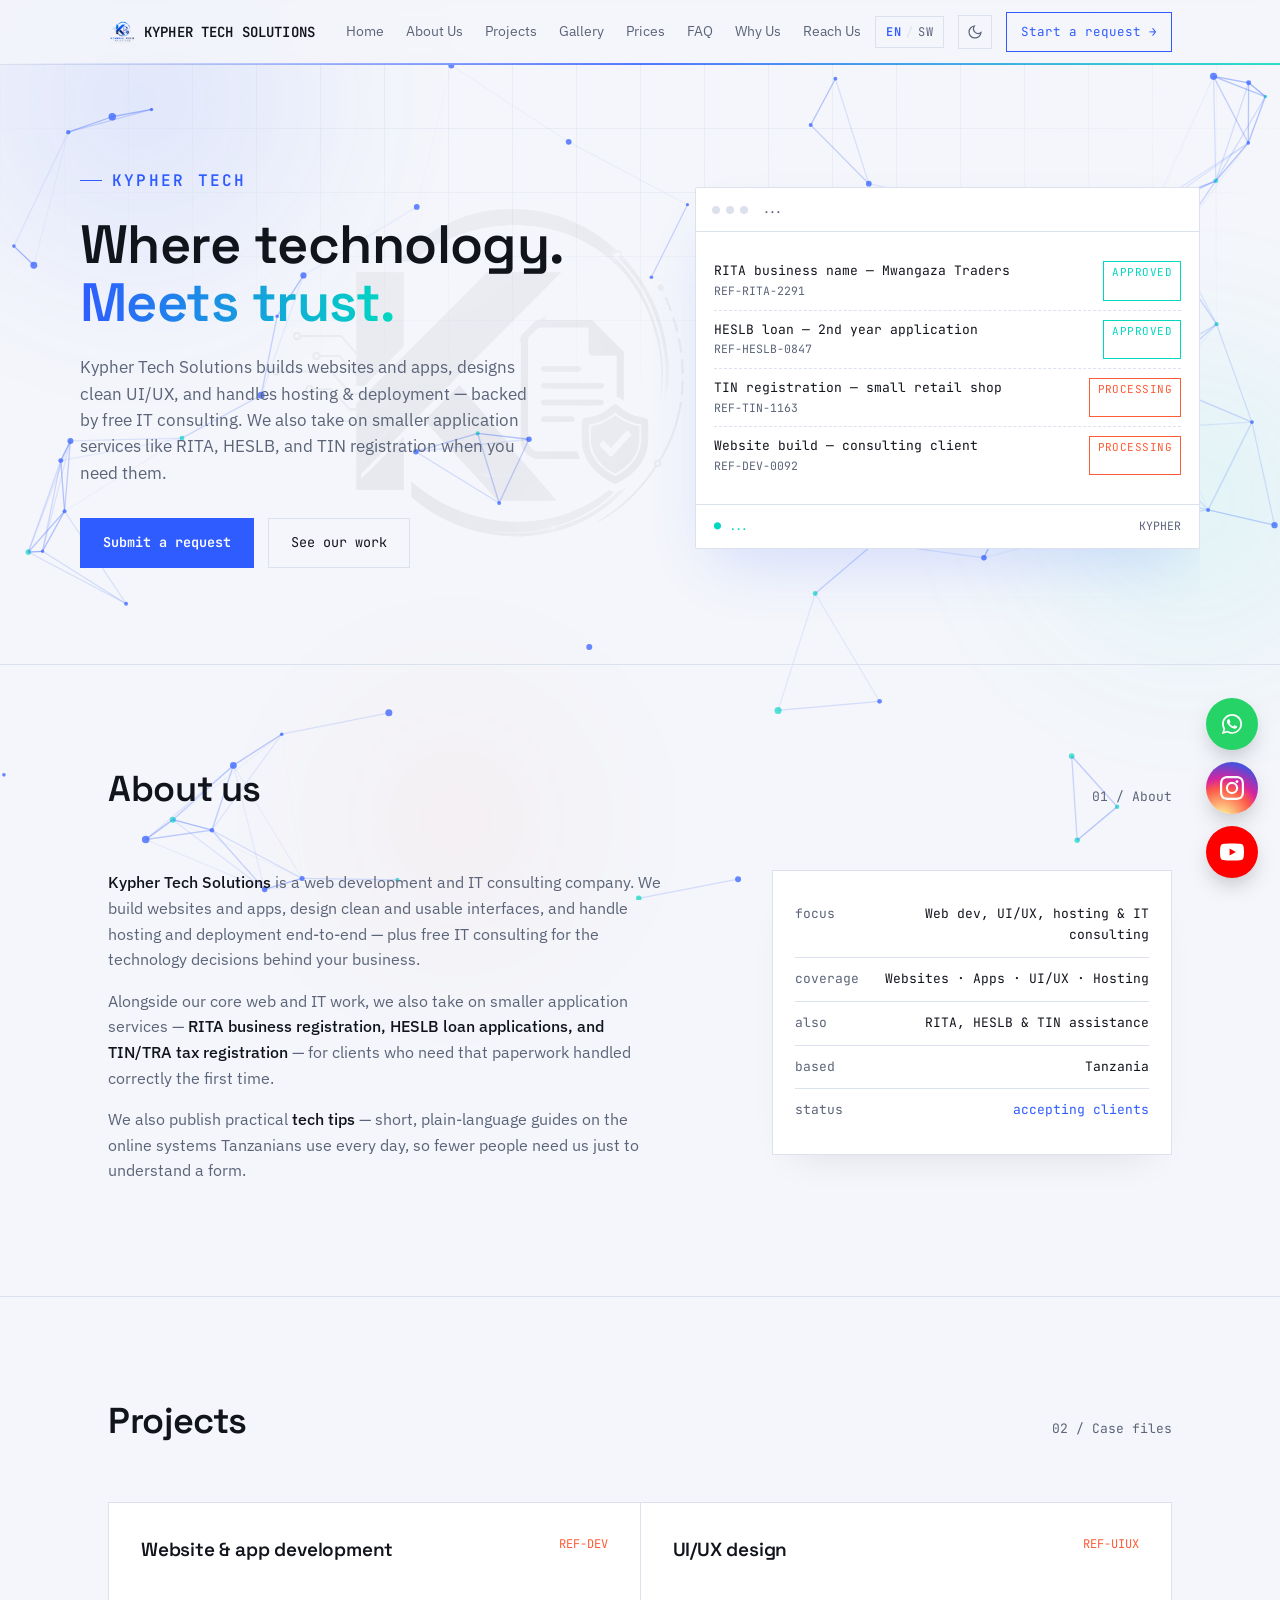
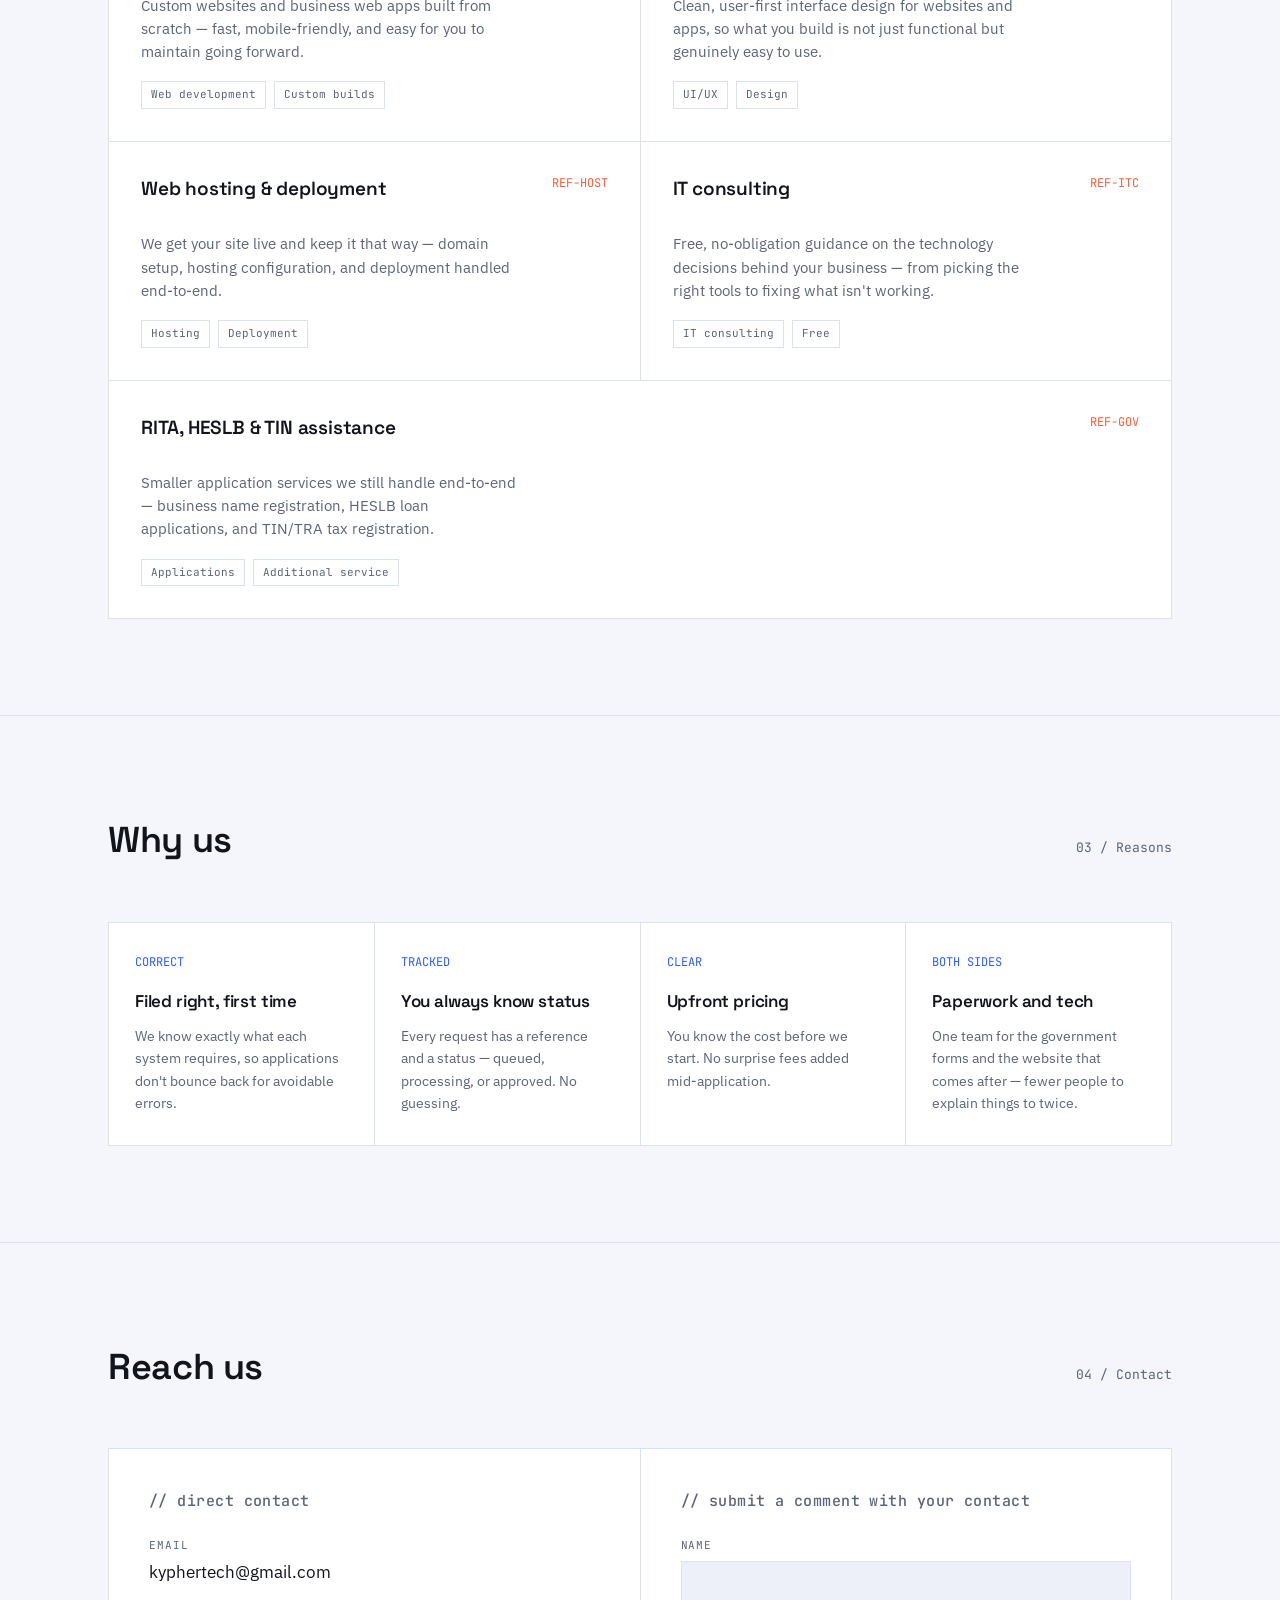
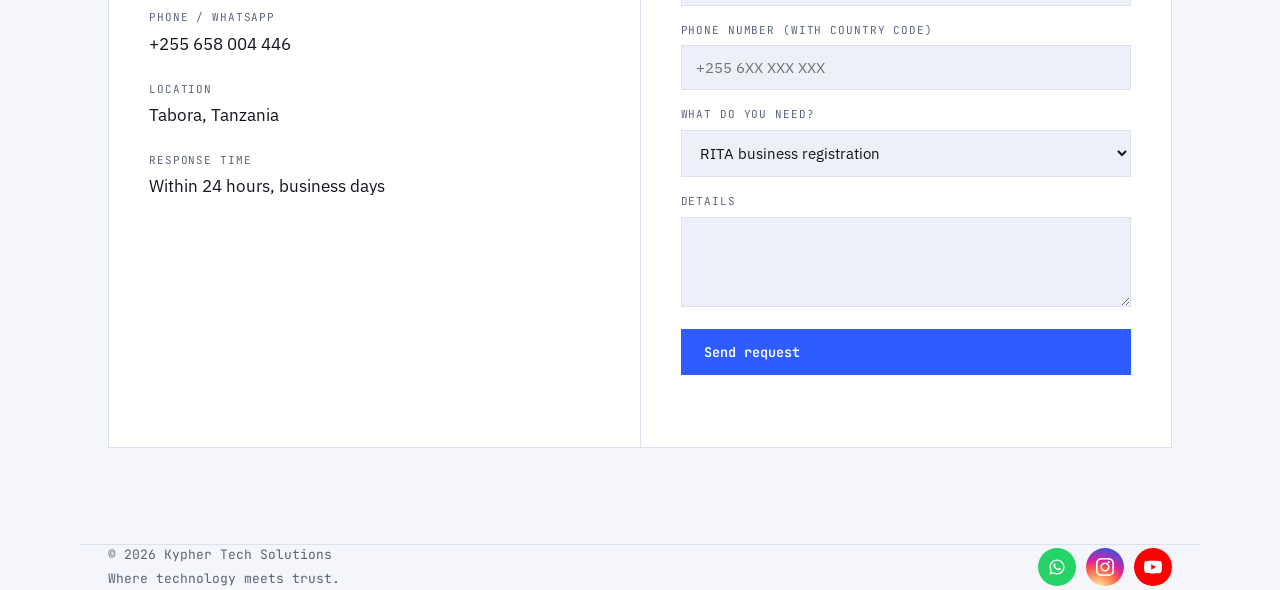
<file: index.html>
<!DOCTYPE html>
<html lang="en">
<head>
<script>(function(){try{var t=localStorage.getItem("kypher-theme");if(!t){t=(window.matchMedia&&window.matchMedia("(prefers-color-scheme: dark)").matches)?"dark":"light";}document.documentElement.setAttribute("data-theme",t);}catch(e){}})();</script>
<meta charset="UTF-8">
<meta name="viewport" content="width=device-width, initial-scale=1.0">
<title>Kypher Tech Solutions — Web Development, UI/UX & IT Consulting</title>
<meta name="description" content="Kypher Tech Solutions: website development, UI/UX design, hosting & deployment, and IT consulting — plus RITA, HESLB and TIN application support.">

<!-- Favicon -->
<link rel="icon" type="image/x-icon" href="assets/favicon.ico">
<link rel="icon" type="image/png" sizes="32x32" href="assets/favicon-32.png">
<link rel="icon" type="image/png" sizes="16x16" href="assets/favicon-16.png">
<link rel="apple-touch-icon" sizes="180x180" href="assets/favicon-180.png">

<!-- Open Graph / WhatsApp / Facebook preview -->
<meta property="og:type" content="website">
<meta property="og:site_name" content="Kypher Tech Solutions">
<meta property="og:title" content="Kypher Tech Solutions — Web Development, UI/UX & IT Consulting">
<meta property="og:description" content="Website development, UI/UX design, hosting & deployment, and IT consulting — plus RITA, HESLB and TIN application support.">
<meta property="og:image" content="https://kyphertech.online/assets/og-image.png">
<meta property="og:url" content="https://kyphertech.online/">
<meta property="og:locale" content="en_US">

<!-- Twitter/X Card -->
<meta name="twitter:card" content="summary_large_image">
<meta name="twitter:title" content="Kypher Tech Solutions — Web Development, UI/UX & IT Consulting">
<meta name="twitter:description" content="Website development, UI/UX design, hosting & deployment, and IT consulting — plus RITA, HESLB and TIN application support.">
<meta name="twitter:image" content="https://kyphertech.online/assets/og-image.png">
<link rel="preconnect" href="https://fonts.googleapis.com">
<link href="https://fonts.googleapis.com/css2?family=Space+Grotesk:wght@400;500;600;700&family=IBM+Plex+Sans:wght@400;500;600&family=JetBrains+Mono:wght@400;500;600&display=swap" rel="stylesheet">
<link rel="stylesheet" href="style.css">
</head>
<body>
<canvas id="bg-particles"></canvas>
<div class="ambient-light light-1"></div>
<div class="ambient-light light-2"></div>
<div class="ambient-light light-3"></div>

<header>
  <nav class="wrap">
    <div class="logo"><img src="assets/logo.png" alt="Kypher Tech Solutions" class="logo-img"><span>KYPHER TECH SOLUTIONS</span></div>
    <div class="navlinks" id="navlinks">
      <a href="index.html" data-i18n="nav_home">Home</a>
      <a href="#about" data-i18n="nav_about">About Us</a>
      <a href="#projects" data-i18n="nav_projects">Projects</a>
      <a href="gallery.html" data-i18n="nav_gallery">Gallery</a>
      <a href="prices.html" data-i18n="nav_prices">Prices</a>
      <a href="faq.html" data-i18n="nav_faq">FAQ</a>
      <a href="#why" data-i18n="nav_why">Why Us</a>
      <a href="#reach" data-i18n="nav_reach">Reach Us</a>
    </div>
    <button class="lang-toggle mono" id="langToggle" aria-label="Switch language" data-lang="en">
      <span class="lang-opt lang-en">EN</span><span class="lang-sep">/</span><span class="lang-opt lang-sw">SW</span>
    </button>
    <button class="theme-toggle" id="themeToggle" aria-label="Switch theme">
      <svg class="icon-moon" viewBox="0 0 24 24"><path d="M21 12.79A9 9 0 1 1 11.21 3 7 7 0 0 0 21 12.79z"/></svg>
      <svg class="icon-sun" viewBox="0 0 24 24"><circle cx="12" cy="12" r="4"/><path d="M12 2v2M12 20v2M4.93 4.93l1.41 1.41M17.66 17.66l1.41 1.41M2 12h2M20 12h2M6.34 17.66l-1.41 1.41M19.07 4.93l-1.41 1.41"/></svg>
    </button>
    <a href="#reach" class="navcta" data-i18n="nav_cta">Start a request →</a>
    <button class="menu-btn" id="menuBtn" aria-label="Toggle menu" aria-expanded="false">☰</button>
  </nav>
<div class="nav-glow-line"></div>
</header>

<main>
  <section class="hero wrap" style="border-top:none;">
    <img src="assets/logo-icon.png" alt="" class="hero-watermark" aria-hidden="true">
    <div>
      <div class="eyebrow eyebrow-brand" data-i18n="home_eyebrow">KYPHER TECH</div>
      <h1 data-i18n="hero_h1">Where technology.<br><em>Meets trust.</em></h1>
      <p data-i18n="hero_p">Kypher Tech Solutions processes RITA registrations, HESLB loan applications, and TIN/TRA tax filings — and builds the websites, apps, and IT systems that keep your business running.</p>
      <div class="btnrow">
        <a href="#reach" class="btn btn-primary" data-i18n="hero_btn_primary">Submit a request</a>
        <a href="#projects" class="btn btn-ghost" data-i18n="hero_btn_ghost">See our work</a>
      </div>
    </div>

    <div class="console reveal in" id="console">
      <div class="console-bar">
        <div class="dots"><span></span><span></span><span></span></div>
        ...
      </div>
      <div class="console-body" id="consoleBody"></div>
      <div class="console-foot">
        <span class="live">...</span>
        <span>KYPHER</span>
      </div>
    </div>
  </section>

  <section id="about">
    <div class="wrap">
      <div class="sec-head">
        <h2 data-i18n="about_h2">About us</h2>
        <span class="sec-num mono" data-i18n="about_num">01 / About</span>
      </div>
      <div class="about-grid">
        <div>
          <p data-i18n="about_p1"><strong>Kypher Tech Solutions</strong> exists because government and financial paperwork shouldn't be the hardest part of building something. We sit between you and the systems — RITA, HESLB, TRA — and make sure every form, reference number, and follow-up is handled correctly the first time.</p>
          <p data-i18n="about_p2">Alongside applications processing, we run an <strong>IT consulting and development arm</strong>: websites, business systems, and hands-on tech support for people who'd rather build their business than fight with a login page.</p>
          <p data-i18n="about_p3">We also publish practical <strong>tech tips</strong> — short, plain-language guides on the online systems Tanzanians use every day, so fewer people need us just to understand a form.</p>
        </div>
        <div class="spec mono">
          <div class="spec-row"><span class="k" data-i18n="about_spec_focus_k">focus</span><span class="v" data-i18n="about_spec_focus_v">Applications + IT services</span></div>
          <div class="spec-row"><span class="k" data-i18n="about_spec_coverage_k">coverage</span><span class="v" data-i18n="about_spec_coverage_v">Websites · Apps · UI/UX · Hosting</span></div>
          <div class="spec-row"><span class="k" data-i18n="about_spec_also_k">also</span><span class="v" data-i18n="about_spec_also_v">Web & app dev, IT consulting</span></div>
          <div class="spec-row"><span class="k" data-i18n="about_spec_based_k">based</span><span class="v">Tanzania</span></div>
          <div class="spec-row"><span class="k" data-i18n="about_spec_status_k">status</span><span class="v" style="color:var(--cyan);" data-i18n="about_spec_status_v">accepting clients</span></div>
        </div>
      </div>
    </div>
  </section>

  <section id="projects">
    <div class="wrap">
      <div class="sec-head">
        <h2 data-i18n="projects_h2">Projects</h2>
        <span class="sec-num mono" data-i18n="projects_num">02 / Case files</span>
      </div>
      <div class="cases">
        <div class="case reveal">
          <div class="case-top"><h3 data-i18n="case1_title">Website & app development</h3><span class="case-ref mono">REF-DEV</span></div>
          <p data-i18n="case1_p">Custom websites and business web apps built from scratch — fast, mobile-friendly, and easy for you to maintain going forward.</p>
          <div class="case-tags"><span data-i18n="tag_webdev">Web development</span><span data-i18n="tag_customBuilds">Custom builds</span></div>
        </div>
        <div class="case reveal">
          <div class="case-top"><h3 data-i18n="case2_title">UI/UX design</h3><span class="case-ref mono">REF-UIUX</span></div>
          <p data-i18n="case2_p">Clean, user-first interface design for websites and apps, so what you build is not just functional but genuinely easy to use.</p>
          <div class="case-tags"><span data-i18n="tag_uiux">UI/UX</span><span data-i18n="tag_design">Design</span></div>
        </div>
        <div class="case reveal">
          <div class="case-top"><h3 data-i18n="case3_title">Web hosting & deployment</h3><span class="case-ref mono">REF-HOST</span></div>
          <p data-i18n="case3_p">We get your site live and keep it that way — domain setup, hosting configuration, and deployment handled end-to-end.</p>
          <div class="case-tags"><span data-i18n="tag_hosting">Hosting</span><span data-i18n="tag_deployment">Deployment</span></div>
        </div>
        <div class="case reveal">
          <div class="case-top"><h3 data-i18n="case4_title">IT consulting</h3><span class="case-ref mono">REF-ITC</span></div>
          <p data-i18n="case4_p">Free, no-obligation guidance on the technology decisions behind your business — from picking the right tools to fixing what isn't working.</p>
          <div class="case-tags"><span data-i18n="tag_itconsulting">IT consulting</span><span data-i18n="tag_free">Free</span></div>
        </div>
        <div class="case reveal">
          <div class="case-top"><h3 data-i18n="case5_title">RITA, HESLB & TIN assistance</h3><span class="case-ref mono">REF-GOV</span></div>
          <p data-i18n="case5_p">Smaller application services we still handle end-to-end — business name registration, HESLB loan applications, and TIN/TRA tax registration.</p>
          <div class="case-tags"><span data-i18n="tag_applications">Applications</span><span data-i18n="tag_additional">Additional service</span></div>
        </div>
      </div>
    </div>
  </section>

  <section id="why">
    <div class="wrap">
      <div class="sec-head">
        <h2 data-i18n="why_h2">Why us</h2>
        <span class="sec-num mono" data-i18n="why_num">03 / Reasons</span>
      </div>
      <div class="why-grid">
        <div class="why reveal">
          <div class="n mono" data-i18n="why1_n">CORRECT</div>
          <h3 data-i18n="why1_h3">Filed right, first time</h3>
          <p data-i18n="why1_p">We know exactly what each system requires, so applications don't bounce back for avoidable errors.</p>
        </div>
        <div class="why reveal">
          <div class="n mono" data-i18n="why2_n">TRACKED</div>
          <h3 data-i18n="why2_h3">You always know status</h3>
          <p data-i18n="why2_p">Every request has a reference and a status — queued, processing, or approved. No guessing.</p>
        </div>
        <div class="why reveal">
          <div class="n mono" data-i18n="why3_n">CLEAR</div>
          <h3 data-i18n="why3_h3">Upfront pricing</h3>
          <p data-i18n="why3_p">You know the cost before we start. No surprise fees added mid-application.</p>
        </div>
        <div class="why reveal">
          <div class="n mono" data-i18n="why4_n">BOTH SIDES</div>
          <h3 data-i18n="why4_h3">Paperwork and tech</h3>
          <p data-i18n="why4_p">One team for the government forms and the website that comes after — fewer people to explain things to twice.</p>
        </div>
      </div>
    </div>
  </section>

  <section id="reach">
    <div class="wrap">
      <div class="sec-head">
        <h2 data-i18n="reach_h2">Reach us</h2>
        <span class="sec-num mono" data-i18n="reach_num">04 / Contact</span>
      </div>
      <div class="reach">
        <div class="reach-panel">
          <h3 data-i18n="reach_panel1_h3">// direct contact</h3>
          <div class="contact-row">
            <div class="contact-item">
              <span class="label" data-i18n="label_email">Email</span>
              <a class="val" href="mailto:kyphertech@gmail.com">kyphertech@gmail.com</a>
            </div>
            <div class="contact-item">
              <span class="label" data-i18n="label_phone">Phone / WhatsApp</span>
              <a class="val" href="tel:+255658004446">+255 658 004 446</a>
            </div>
            <div class="contact-item">
              <span class="label" data-i18n="label_location">Location</span>
              <span class="val">Tabora, Tanzania</span>
            </div>
            <div class="contact-item">
              <span class="label" data-i18n="label_response">Response time</span>
              <span class="val" data-i18n="val_response">Within 24 hours, business days</span>
            </div>
          </div>
        </div>
        <div class="reach-panel">
          <h3 data-i18n="reach_panel2_h3">// submit a comment with your contact</h3>
          <!--
            This form uses Formspree (formspree.io) — works on any static host,
            including GitHub Pages, unlike Netlify Forms.

            SETUP (one-time):
            1. Go to formspree.io and sign up free
            2. Create a new form — Formspree gives you an endpoint like:
               https://formspree.io/f/abcdwxyz
            3. Replace YOUR_FORM_ID below (in the form's action attribute)
               with your real ID
            4. Submissions will arrive in your Formspree dashboard + email
          -->
          <form id="contactForm" action="https://formspree.io/f/xkjwljed" method="POST">
            <div class="field">
              <label for="name" data-i18n="form_name">Name</label>
              <input id="name" name="name" type="text" required>
            </div>
            <div class="field">
              <label for="phone" data-i18n="form_phone">Phone number (with country code)</label>
              <input id="phone" name="phone" type="tel" placeholder="+255 6XX XXX XXX" pattern="^\+[0-9\s]{8,16}$" required>
            </div>
            <div class="field">
              <label for="service" data-i18n="form_service">What do you need?</label>
              <select id="service" name="service">
                <option data-i18n="opt_rita">RITA business registration</option>
                <option data-i18n="opt_heslb">HESLB loan application</option>
                <option data-i18n="opt_tin">TIN / TRA registration</option>
                <option data-i18n="opt_web">Website or app development</option>
                <option data-i18n="opt_it">IT consulting</option>
                <option data-i18n="opt_other">Something else</option>
              </select>
            </div>
            <div class="field">
              <label for="msg" data-i18n="form_details">Details</label>
              <textarea id="msg" name="message" required></textarea>
            </div>
            <button type="submit" class="btn btn-primary" data-i18n="form_submit">Send request</button>
            <p class="form-note mono" id="formNote"></p>
          </form>
        </div>
      </div>
    </div>
  </section>
</main>

<footer class="wrap">
  <div class="footer-left">
    <span>© 2026 Kypher Tech Solutions</span>
    <span data-i18n="footer_tagline">where Technology meets trust.</span>
  </div>
  <div class="footer-social">
    <a class="social-btn whatsapp" href="https://wa.me/255658004446" target="_blank" rel="noopener" aria-label="Chat on WhatsApp">
      <svg viewBox="0 0 24 24"><path d="M12.04 2c-5.52 0-10 4.48-10 10 0 1.77.46 3.45 1.27 4.9L2 22l5.25-1.38a9.95 9.95 0 0 0 4.79 1.22h.01c5.52 0 10-4.48 10-10s-4.48-9.84-10.01-9.84zm0 18.13a8.2 8.2 0 0 1-4.19-1.15l-.3-.18-3.11.82.83-3.04-.2-.31a8.19 8.19 0 0 1-1.26-4.37c0-4.54 3.7-8.24 8.25-8.24 4.54 0 8.23 3.7 8.23 8.24 0 4.55-3.69 8.23-8.25 8.23zm4.52-6.16c-.25-.12-1.47-.72-1.7-.81-.23-.08-.39-.12-.56.13-.17.24-.64.8-.78.97-.14.17-.29.19-.53.06-.25-.12-1.05-.39-2-1.23-.74-.66-1.24-1.47-1.39-1.72-.14-.25-.02-.38.11-.5.11-.11.25-.29.37-.43.12-.15.16-.25.25-.42.08-.16.04-.31-.02-.43-.06-.12-.56-1.35-.77-1.85-.2-.48-.41-.42-.56-.43h-.48c-.16 0-.43.06-.66.31s-.87.85-.87 2.08.89 2.41 1.02 2.58c.12.16 1.75 2.68 4.25 3.75.59.26 1.05.41 1.41.53.6.19 1.14.16 1.57.1.48-.07 1.47-.6 1.68-1.18.21-.58.21-1.07.14-1.18-.06-.1-.23-.16-.48-.28z"/></svg>
    </a>
    <a class="social-btn instagram" href="https://www.instagram.com/kypher.tch?igsi=Z3k5cGc0enJxcHho" target="_blank" rel="noopener" aria-label="Kypher Tech on Instagram">
      <svg viewBox="0 0 24 24"><path d="M12 2.16c3.2 0 3.58.01 4.85.07 1.17.05 1.8.25 2.23.41.55.22.95.47 1.37.89.42.42.67.82.89 1.37.16.42.36 1.05.41 2.23.06 1.27.07 1.65.07 4.85s-.01 3.58-.07 4.85c-.05 1.17-.25 1.8-.41 2.23-.22.55-.47.95-.89 1.37-.42.42-.82.67-1.37.89-.42.16-1.05.36-2.23.41-1.27.06-1.65.07-4.85.07s-3.58-.01-4.85-.07c-1.17-.05-1.8-.25-2.23-.41-.55-.22-.95-.47-1.37-.89-.42-.42-.67-.82-.89-1.37-.16-.42-.36-1.05-.41-2.23-.06-1.27-.07-1.65-.07-4.85s.01-3.58.07-4.85c.05-1.17.25-1.8.41-2.23.22-.55.47-.95.89-1.37.42-.42.82-.67 1.37-.89.42-.16 1.05-.36 2.23-.41 1.27-.06 1.65-.07 4.85-.07M12 0C8.74 0 8.33.01 7.05.07 5.78.13 4.9.33 4.14.63c-.79.31-1.46.72-2.13 1.38C1.35 2.68.94 3.35.63 4.14.33 4.9.14 5.78.07 7.05.01 8.33 0 8.74 0 12s.01 3.67.07 4.95c.06 1.27.26 2.15.56 2.91.31.79.72 1.46 1.38 2.13.66.66 1.34 1.07 2.13 1.38.76.3 1.64.5 2.91.56 1.28.06 1.69.07 4.95.07s3.67-.01 4.95-.07c1.27-.06 2.15-.26 2.91-.56.79-.31 1.46-.72 2.13-1.38.66-.66 1.07-1.34 1.38-2.13.3-.76.5-1.64.56-2.91.06-1.28.07-1.69.07-4.95s-.01-3.67-.07-4.95c-.06-1.27-.26-2.15-.56-2.91-.31-.79-.72-1.46-1.38-2.13C21.32 1.35 20.65.94 19.86.63c-.76-.3-1.64-.5-2.91-.56C15.67.01 15.26 0 12 0zm0 5.84a6.16 6.16 0 1 0 0 12.32 6.16 6.16 0 0 0 0-12.32zm0 10.16a4 4 0 1 1 0-8 4 4 0 0 1 0 8zm6.41-10.4a1.44 1.44 0 1 1-2.88 0 1.44 1.44 0 0 1 2.88 0z"/></svg>
    </a>
    <a class="social-btn youtube" href="https://www.youtube.com/@Kypher_tech_solutions" target="_blank" rel="noopener" aria-label="Kypher Tech on YouTube">
      <svg viewBox="0 0 24 24"><path d="M23.5 6.19a3.02 3.02 0 0 0-2.12-2.14C19.51 3.5 12 3.5 12 3.5s-7.51 0-9.38.55A3.02 3.02 0 0 0 .5 6.19 31.6 31.6 0 0 0 0 12a31.6 31.6 0 0 0 .5 5.81 3.02 3.02 0 0 0 2.12 2.14c1.87.55 9.38.55 9.38.55s7.51 0 9.38-.55a3.02 3.02 0 0 0 2.12-2.14A31.6 31.6 0 0 0 24 12a31.6 31.6 0 0 0-.5-5.81zM9.6 15.6V8.4l6.27 3.6-6.27 3.6z"/></svg>
    </a>
  </div>
</footer>

<div class="social-float">
  <a class="social-btn whatsapp" href="https://wa.me/255658004446" target="_blank" rel="noopener" aria-label="Chat on WhatsApp">
    <svg viewBox="0 0 24 24"><path d="M12.04 2c-5.52 0-10 4.48-10 10 0 1.77.46 3.45 1.27 4.9L2 22l5.25-1.38a9.95 9.95 0 0 0 4.79 1.22h.01c5.52 0 10-4.48 10-10s-4.48-9.84-10.01-9.84zm0 18.13a8.2 8.2 0 0 1-4.19-1.15l-.3-.18-3.11.82.83-3.04-.2-.31a8.19 8.19 0 0 1-1.26-4.37c0-4.54 3.7-8.24 8.25-8.24 4.54 0 8.23 3.7 8.23 8.24 0 4.55-3.69 8.23-8.25 8.23zm4.52-6.16c-.25-.12-1.47-.72-1.7-.81-.23-.08-.39-.12-.56.13-.17.24-.64.8-.78.97-.14.17-.29.19-.53.06-.25-.12-1.05-.39-2-1.23-.74-.66-1.24-1.47-1.39-1.72-.14-.25-.02-.38.11-.5.11-.11.25-.29.37-.43.12-.15.16-.25.25-.42.08-.16.04-.31-.02-.43-.06-.12-.56-1.35-.77-1.85-.2-.48-.41-.42-.56-.43h-.48c-.16 0-.43.06-.66.31s-.87.85-.87 2.08.89 2.41 1.02 2.58c.12.16 1.75 2.68 4.25 3.75.59.26 1.05.41 1.41.53.6.19 1.14.16 1.57.1.48-.07 1.47-.6 1.68-1.18.21-.58.21-1.07.14-1.18-.06-.1-.23-.16-.48-.28z"/></svg>
  </a>
  <a class="social-btn instagram" href="https://www.instagram.com/kypher.tch?igsi=Z3k5cGc0enJxcHho" target="_blank" rel="noopener" aria-label="Kypher Tech on Instagram">
    <svg viewBox="0 0 24 24"><path d="M12 2.16c3.2 0 3.58.01 4.85.07 1.17.05 1.8.25 2.23.41.55.22.95.47 1.37.89.42.42.67.82.89 1.37.16.42.36 1.05.41 2.23.06 1.27.07 1.65.07 4.85s-.01 3.58-.07 4.85c-.05 1.17-.25 1.8-.41 2.23-.22.55-.47.95-.89 1.37-.42.42-.82.67-1.37.89-.42.16-1.05.36-2.23.41-1.27.06-1.65.07-4.85.07s-3.58-.01-4.85-.07c-1.17-.05-1.8-.25-2.23-.41-.55-.22-.95-.47-1.37-.89-.42-.42-.67-.82-.89-1.37-.16-.42-.36-1.05-.41-2.23-.06-1.27-.07-1.65-.07-4.85s.01-3.58.07-4.85c.05-1.17.25-1.8.41-2.23.22-.55.47-.95.89-1.37.42-.42.82-.67 1.37-.89.42-.16 1.05-.36 2.23-.41 1.27-.06 1.65-.07 4.85-.07M12 0C8.74 0 8.33.01 7.05.07 5.78.13 4.9.33 4.14.63c-.79.31-1.46.72-2.13 1.38C1.35 2.68.94 3.35.63 4.14.33 4.9.14 5.78.07 7.05.01 8.33 0 8.74 0 12s.01 3.67.07 4.95c.06 1.27.26 2.15.56 2.91.31.79.72 1.46 1.38 2.13.66.66 1.34 1.07 2.13 1.38.76.3 1.64.5 2.91.56 1.28.06 1.69.07 4.95.07s3.67-.01 4.95-.07c1.27-.06 2.15-.26 2.91-.56.79-.31 1.46-.72 2.13-1.38.66-.66 1.07-1.34 1.38-2.13.3-.76.5-1.64.56-2.91.06-1.28.07-1.69.07-4.95s-.01-3.67-.07-4.95c-.06-1.27-.26-2.15-.56-2.91-.31-.79-.72-1.46-1.38-2.13C21.32 1.35 20.65.94 19.86.63c-.76-.3-1.64-.5-2.91-.56C15.67.01 15.26 0 12 0zm0 5.84a6.16 6.16 0 1 0 0 12.32 6.16 6.16 0 0 0 0-12.32zm0 10.16a4 4 0 1 1 0-8 4 4 0 0 1 0 8zm6.41-10.4a1.44 1.44 0 1 1-2.88 0 1.44 1.44 0 0 1 2.88 0z"/></svg>
  </a>
  <a class="social-btn youtube" href="https://www.youtube.com/@Kypher_tech_solutions" target="_blank" rel="noopener" aria-label="Kypher Tech on YouTube">
    <svg viewBox="0 0 24 24"><path d="M23.5 6.19a3.02 3.02 0 0 0-2.12-2.14C19.51 3.5 12 3.5 12 3.5s-7.51 0-9.38.55A3.02 3.02 0 0 0 .5 6.19 31.6 31.6 0 0 0 0 12a31.6 31.6 0 0 0 .5 5.81 3.02 3.02 0 0 0 2.12 2.14c1.87.55 9.38.55 9.38.55s7.51 0 9.38-.55a3.02 3.02 0 0 0 2.12-2.14A31.6 31.6 0 0 0 24 12a31.6 31.6 0 0 0-.5-5.81zM9.6 15.6V8.4l6.27 3.6-6.27 3.6z"/></svg>
  </a>
</div>

<script src="theme.js"></script>
<script src="particles.js"></script>
<script src="i18n.js"></script>
<script src="script.js"></script>
</body>
</html>
</file>
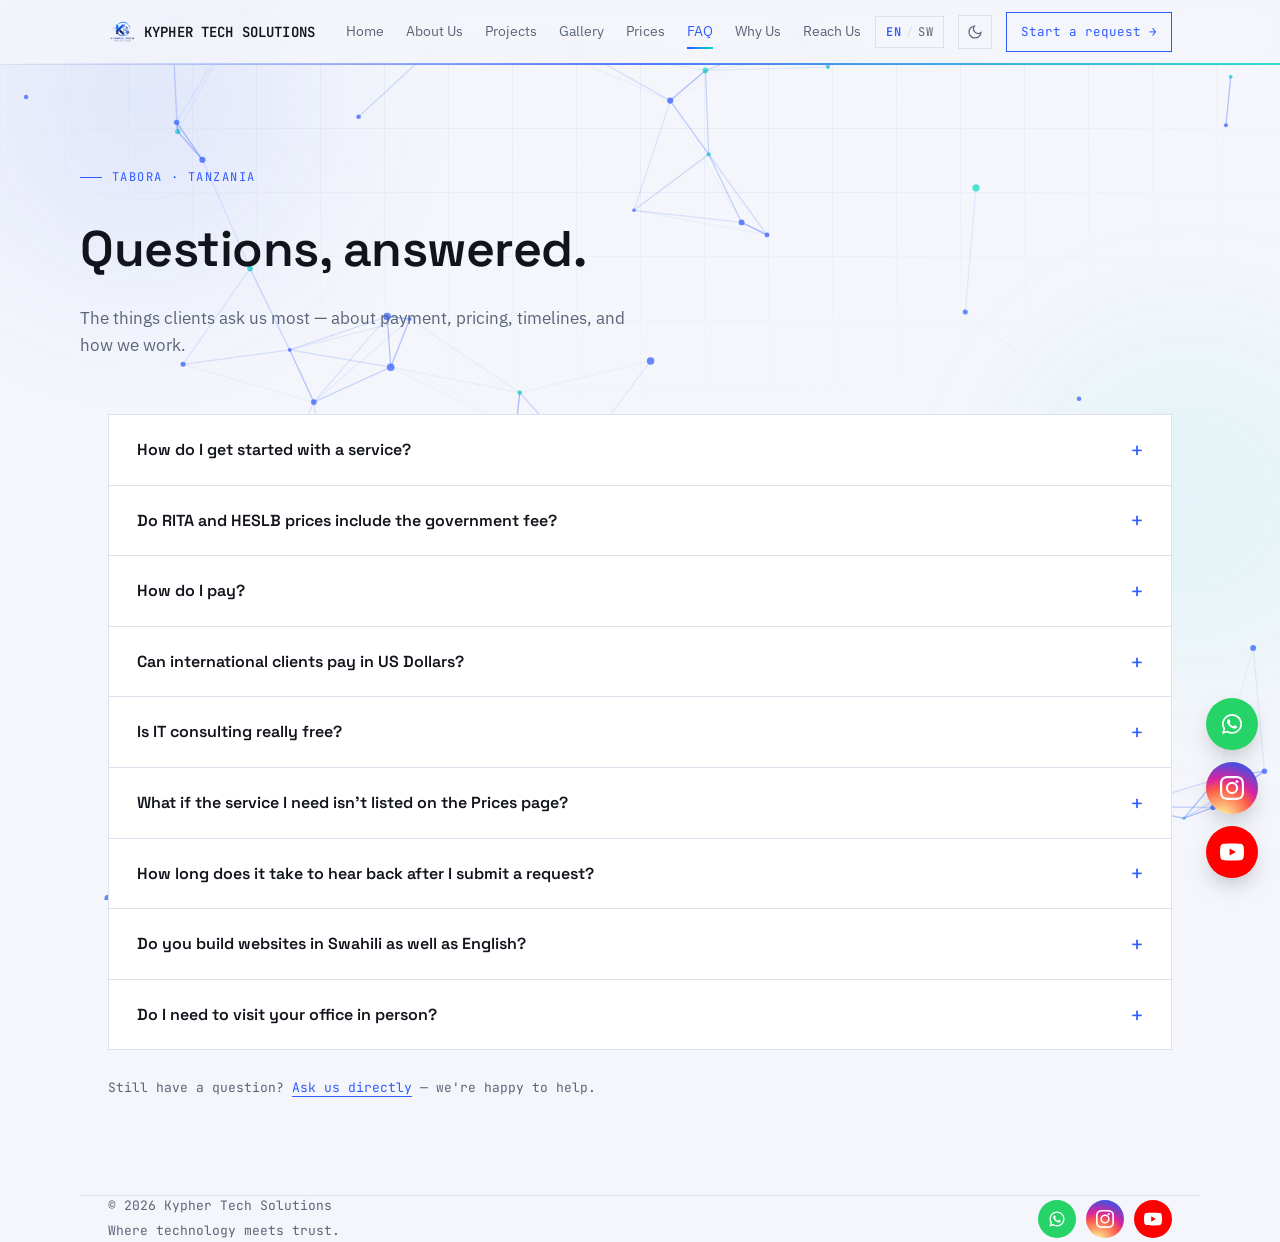
<file: faq.html>
<!DOCTYPE html>
<html lang="en">
<head>
<script>(function(){try{var t=localStorage.getItem("kypher-theme");if(!t){t=(window.matchMedia&&window.matchMedia("(prefers-color-scheme: dark)").matches)?"dark":"light";}document.documentElement.setAttribute("data-theme",t);}catch(e){}})();</script>
<meta charset="UTF-8">
<meta name="viewport" content="width=device-width, initial-scale=1.0">
<title>FAQ — Kypher Tech Solutions</title>
<meta name="description" content="Frequently asked questions about Kypher Tech Solutions' web development, IT consulting, RITA, and HESLB services.">

<!-- Favicon -->
<link rel="icon" type="image/x-icon" href="assets/favicon.ico">
<link rel="icon" type="image/png" sizes="32x32" href="assets/favicon-32.png">
<link rel="icon" type="image/png" sizes="16x16" href="assets/favicon-16.png">
<link rel="apple-touch-icon" sizes="180x180" href="assets/favicon-180.png">

<!-- Open Graph / WhatsApp / Facebook preview -->
<meta property="og:type" content="website">
<meta property="og:site_name" content="Kypher Tech Solutions">
<meta property="og:title" content="FAQ — Kypher Tech Solutions">
<meta property="og:description" content="Frequently asked questions about Kypher Tech Solutions' web development, IT consulting, RITA, and HESLB services.">
<meta property="og:image" content="https://kyphertech.online/assets/og-image.png">
<meta property="og:url" content="https://kyphertech.online/faq.html">
<meta property="og:locale" content="en_US">

<!-- Twitter/X Card -->
<meta name="twitter:card" content="summary_large_image">
<meta name="twitter:title" content="FAQ — Kypher Tech Solutions">
<meta name="twitter:description" content="Frequently asked questions about Kypher Tech Solutions' web development, IT consulting, RITA, and HESLB services.">
<meta name="twitter:image" content="https://kyphertech.online/assets/og-image.png">
<link rel="preconnect" href="https://fonts.googleapis.com">
<link href="https://fonts.googleapis.com/css2?family=Space+Grotesk:wght@400;500;600;700&family=IBM+Plex+Sans:wght@400;500;600&family=JetBrains+Mono:wght@400;500;600&display=swap" rel="stylesheet">
<link rel="stylesheet" href="style.css">
</head>
<body>
<canvas id="bg-particles"></canvas>
<div class="ambient-light light-1"></div>
<div class="ambient-light light-2"></div>
<div class="ambient-light light-3"></div>

<header>
  <nav class="wrap">
    <a href="index.html" class="logo"><img src="assets/logo.png" alt="Kypher Tech Solutions" class="logo-img"><span>KYPHER TECH SOLUTIONS</span></a>
    <div class="navlinks" id="navlinks">
      <a href="index.html" data-i18n="nav_home">Home</a>
      <a href="index.html#about" data-i18n="nav_about">About Us</a>
      <a href="index.html#projects" data-i18n="nav_projects">Projects</a>
      <a href="gallery.html" data-i18n="nav_gallery">Gallery</a>
      <a href="prices.html" data-i18n="nav_prices">Prices</a>
      <a href="faq.html" class="active" data-i18n="nav_faq">FAQ</a>
      <a href="index.html#why" data-i18n="nav_why">Why Us</a>
      <a href="index.html#reach" data-i18n="nav_reach">Reach Us</a>
    </div>
    <button class="lang-toggle mono" id="langToggle" aria-label="Switch language" data-lang="en">
      <span class="lang-opt lang-en">EN</span><span class="lang-sep">/</span><span class="lang-opt lang-sw">SW</span>
    </button>
    <button class="theme-toggle" id="themeToggle" aria-label="Switch theme">
      <svg class="icon-moon" viewBox="0 0 24 24"><path d="M21 12.79A9 9 0 1 1 11.21 3 7 7 0 0 0 21 12.79z"/></svg>
      <svg class="icon-sun" viewBox="0 0 24 24"><circle cx="12" cy="12" r="4"/><path d="M12 2v2M12 20v2M4.93 4.93l1.41 1.41M17.66 17.66l1.41 1.41M2 12h2M20 12h2M6.34 17.66l-1.41 1.41M19.07 4.93l-1.41 1.41"/></svg>
    </button>
    <a href="index.html#reach" class="navcta" data-i18n="nav_cta">Start a request →</a>
    <button class="menu-btn" id="menuBtn" aria-label="Toggle menu" aria-expanded="false">☰</button>
  </nav>
  <div class="nav-glow-line"></div>
</header>

<main>
  <section class="gallery-hero wrap" style="border-top:none;">
    <div class="eyebrow" data-i18n="hero_eyebrow">Tabora · Tanzania</div>
    <h1 data-i18n="faq_h1">Questions, answered.</h1>
    <p data-i18n="faq_p">The things clients ask us most — about payment, pricing, timelines, and how we work.</p>
  </section>

  <section id="faq" style="border-top:none;padding-top:0;">
    <div class="wrap">
      <div class="faq-list">

        <details class="faq-item reveal">
          <summary><span data-i18n="faq_q1">How do I get started with a service?</span><span class="faq-icon">+</span></summary>
          <p data-i18n="faq_a1">Fill out the request form in the Reach Us section, or message us directly on WhatsApp with the service you need. We'll follow up with next steps.</p>
        </details>

        <details class="faq-item reveal">
          <summary><span data-i18n="faq_q2">Do RITA and HESLB prices include the government fee?</span><span class="faq-icon">+</span></summary>
          <p data-i18n="faq_a2">Yes. The prices listed for RITA and HESLB & university services are all-inclusive of the relevant government fee — there are no extra government charges added afterward.</p>
        </details>

        <details class="faq-item reveal">
          <summary><span data-i18n="faq_q3">How do I pay?</span><span class="faq-icon">+</span></summary>
          <p data-i18n="faq_a3">Payments are made via mobile money (Yas network) to the number listed on the Prices page. After sending payment, share your confirmation with us on WhatsApp so we can start processing your request.</p>
        </details>

        <details class="faq-item reveal">
          <summary><span data-i18n="faq_q4">Can international clients pay in US Dollars?</span><span class="faq-icon">+</span></summary>
          <p data-i18n="faq_a4">Prices are shown with an approximate USD equivalent for reference, but payment is currently made in Tanzanian Shillings via mobile money. If you're paying from outside Tanzania, contact us directly and we'll arrange the best way forward.</p>
        </details>

        <details class="faq-item reveal">
          <summary><span data-i18n="faq_q5">Is IT consulting really free?</span><span class="faq-icon">+</span></summary>
          <p data-i18n="faq_a5">Yes — IT consulting is offered as a free service, with no charge.</p>
        </details>

        <details class="faq-item reveal">
          <summary><span data-i18n="faq_q6">What if the service I need isn't listed on the Prices page?</span><span class="faq-icon">+</span></summary>
          <p data-i18n="faq_a6">More services are added over time. If you don't see what you need, reach out directly through the contact form or WhatsApp and we'll quote it for you.</p>
        </details>

        <details class="faq-item reveal">
          <summary><span data-i18n="faq_q7">How long does it take to hear back after I submit a request?</span><span class="faq-icon">+</span></summary>
          <p data-i18n="faq_a7">We aim to respond within 24 hours on business days.</p>
        </details>

        <details class="faq-item reveal">
          <summary><span data-i18n="faq_q8">Do you build websites in Swahili as well as English?</span><span class="faq-icon">+</span></summary>
          <p data-i18n="faq_a8">Yes — this website itself switches between English and Swahili, and we can build the same bilingual experience into client websites on request.</p>
        </details>

        <details class="faq-item reveal">
          <summary><span data-i18n="faq_q9">Do I need to visit your office in person?</span><span class="faq-icon">+</span></summary>
          <p data-i18n="faq_a9">Most requests can be handled remotely via WhatsApp, phone, or email. We'll let you know if any step requires an in-person visit for a specific service.</p>
        </details>

      </div>

      <p class="faq-note mono" data-i18n="faq_note">Still have a question? <a href="index.html#reach">Ask us directly</a> — we're happy to help.</p>
    </div>
  </section>
</main>

<footer class="wrap">
  <div class="footer-left">
    <span>© 2026 Kypher Tech Solutions</span>
    <span data-i18n="footer_tagline">Where technology meets trust.</span>
  </div>
  <div class="footer-social">
    <a class="social-btn whatsapp" href="https://wa.me/255658004446" target="_blank" rel="noopener" aria-label="Chat on WhatsApp">
      <svg viewBox="0 0 24 24"><path d="M12.04 2c-5.52 0-10 4.48-10 10 0 1.77.46 3.45 1.27 4.9L2 22l5.25-1.38a9.95 9.95 0 0 0 4.79 1.22h.01c5.52 0 10-4.48 10-10s-4.48-9.84-10.01-9.84zm0 18.13a8.2 8.2 0 0 1-4.19-1.15l-.3-.18-3.11.82.83-3.04-.2-.31a8.19 8.19 0 0 1-1.26-4.37c0-4.54 3.7-8.24 8.25-8.24 4.54 0 8.23 3.7 8.23 8.24 0 4.55-3.69 8.23-8.25 8.23zm4.52-6.16c-.25-.12-1.47-.72-1.7-.81-.23-.08-.39-.12-.56.13-.17.24-.64.8-.78.97-.14.17-.29.19-.53.06-.25-.12-1.05-.39-2-1.23-.74-.66-1.24-1.47-1.39-1.72-.14-.25-.02-.38.11-.5.11-.11.25-.29.37-.43.12-.15.16-.25.25-.42.08-.16.04-.31-.02-.43-.06-.12-.56-1.35-.77-1.85-.2-.48-.41-.42-.56-.43h-.48c-.16 0-.43.06-.66.31s-.87.85-.87 2.08.89 2.41 1.02 2.58c.12.16 1.75 2.68 4.25 3.75.59.26 1.05.41 1.41.53.6.19 1.14.16 1.57.1.48-.07 1.47-.6 1.68-1.18.21-.58.21-1.07.14-1.18-.06-.1-.23-.16-.48-.28z"/></svg>
    </a>
    <a class="social-btn instagram" href="https://www.instagram.com/kypher.tch?igsi=Z3k5cGc0enJxcHho" target="_blank" rel="noopener" aria-label="Kypher Tech on Instagram">
      <svg viewBox="0 0 24 24"><path d="M12 2.16c3.2 0 3.58.01 4.85.07 1.17.05 1.8.25 2.23.41.55.22.95.47 1.37.89.42.42.67.82.89 1.37.16.42.36 1.05.41 2.23.06 1.27.07 1.65.07 4.85s-.01 3.58-.07 4.85c-.05 1.17-.25 1.8-.41 2.23-.22.55-.47.95-.89 1.37-.42.42-.82.67-1.37.89-.42.16-1.05.36-2.23.41-1.27.06-1.65.07-4.85.07s-3.58-.01-4.85-.07c-1.17-.05-1.8-.25-2.23-.41-.55-.22-.95-.47-1.37-.89-.42-.42-.67-.82-.89-1.37-.16-.42-.36-1.05-.41-2.23-.06-1.27-.07-1.65-.07-4.85s.01-3.58.07-4.85c.05-1.17.25-1.8.41-2.23.22-.55.47-.95.89-1.37.42-.42.82-.67 1.37-.89.42-.16 1.05-.36 2.23-.41 1.27-.06 1.65-.07 4.85-.07M12 0C8.74 0 8.33.01 7.05.07 5.78.13 4.9.33 4.14.63c-.79.31-1.46.72-2.13 1.38C1.35 2.68.94 3.35.63 4.14.33 4.9.14 5.78.07 7.05.01 8.33 0 8.74 0 12s.01 3.67.07 4.95c.06 1.27.26 2.15.56 2.91.31.79.72 1.46 1.38 2.13.66.66 1.34 1.07 2.13 1.38.76.3 1.64.5 2.91.56 1.28.06 1.69.07 4.95.07s3.67-.01 4.95-.07c1.27-.06 2.15-.26 2.91-.56.79-.31 1.46-.72 2.13-1.38.66-.66 1.07-1.34 1.38-2.13.3-.76.5-1.64.56-2.91.06-1.28.07-1.69.07-4.95s-.01-3.67-.07-4.95c-.06-1.27-.26-2.15-.56-2.91-.31-.79-.72-1.46-1.38-2.13C21.32 1.35 20.65.94 19.86.63c-.76-.3-1.64-.5-2.91-.56C15.67.01 15.26 0 12 0zm0 5.84a6.16 6.16 0 1 0 0 12.32 6.16 6.16 0 0 0 0-12.32zm0 10.16a4 4 0 1 1 0-8 4 4 0 0 1 0 8zm6.41-10.4a1.44 1.44 0 1 1-2.88 0 1.44 1.44 0 0 1 2.88 0z"/></svg>
    </a>
    <a class="social-btn youtube" href="https://www.youtube.com/@Kypher_tech_solutions" target="_blank" rel="noopener" aria-label="Kypher Tech on YouTube">
      <svg viewBox="0 0 24 24"><path d="M23.5 6.19a3.02 3.02 0 0 0-2.12-2.14C19.51 3.5 12 3.5 12 3.5s-7.51 0-9.38.55A3.02 3.02 0 0 0 .5 6.19 31.6 31.6 0 0 0 0 12a31.6 31.6 0 0 0 .5 5.81 3.02 3.02 0 0 0 2.12 2.14c1.87.55 9.38.55 9.38.55s7.51 0 9.38-.55a3.02 3.02 0 0 0 2.12-2.14A31.6 31.6 0 0 0 24 12a31.6 31.6 0 0 0-.5-5.81zM9.6 15.6V8.4l6.27 3.6-6.27 3.6z"/></svg>
    </a>
  </div>
</footer>

<div class="social-float">
  <a class="social-btn whatsapp" href="https://wa.me/255658004446" target="_blank" rel="noopener" aria-label="Chat on WhatsApp">
    <svg viewBox="0 0 24 24"><path d="M12.04 2c-5.52 0-10 4.48-10 10 0 1.77.46 3.45 1.27 4.9L2 22l5.25-1.38a9.95 9.95 0 0 0 4.79 1.22h.01c5.52 0 10-4.48 10-10s-4.48-9.84-10.01-9.84zm0 18.13a8.2 8.2 0 0 1-4.19-1.15l-.3-.18-3.11.82.83-3.04-.2-.31a8.19 8.19 0 0 1-1.26-4.37c0-4.54 3.7-8.24 8.25-8.24 4.54 0 8.23 3.7 8.23 8.24 0 4.55-3.69 8.23-8.25 8.23zm4.52-6.16c-.25-.12-1.47-.72-1.7-.81-.23-.08-.39-.12-.56.13-.17.24-.64.8-.78.97-.14.17-.29.19-.53.06-.25-.12-1.05-.39-2-1.23-.74-.66-1.24-1.47-1.39-1.72-.14-.25-.02-.38.11-.5.11-.11.25-.29.37-.43.12-.15.16-.25.25-.42.08-.16.04-.31-.02-.43-.06-.12-.56-1.35-.77-1.85-.2-.48-.41-.42-.56-.43h-.48c-.16 0-.43.06-.66.31s-.87.85-.87 2.08.89 2.41 1.02 2.58c.12.16 1.75 2.68 4.25 3.75.59.26 1.05.41 1.41.53.6.19 1.14.16 1.57.1.48-.07 1.47-.6 1.68-1.18.21-.58.21-1.07.14-1.18-.06-.1-.23-.16-.48-.28z"/></svg>
  </a>
  <a class="social-btn instagram" href="https://www.instagram.com/kypher.tch?igsi=Z3k5cGc0enJxcHho" target="_blank" rel="noopener" aria-label="Kypher Tech on Instagram">
    <svg viewBox="0 0 24 24"><path d="M12 2.16c3.2 0 3.58.01 4.85.07 1.17.05 1.8.25 2.23.41.55.22.95.47 1.37.89.42.42.67.82.89 1.37.16.42.36 1.05.41 2.23.06 1.27.07 1.65.07 4.85s-.01 3.58-.07 4.85c-.05 1.17-.25 1.8-.41 2.23-.22.55-.47.95-.89 1.37-.42.42-.82.67-1.37.89-.42.16-1.05.36-2.23.41-1.27.06-1.65.07-4.85.07s-3.58-.01-4.85-.07c-1.17-.05-1.8-.25-2.23-.41-.55-.22-.95-.47-1.37-.89-.42-.42-.67-.82-.89-1.37-.16-.42-.36-1.05-.41-2.23-.06-1.27-.07-1.65-.07-4.85s.01-3.58.07-4.85c.05-1.17.25-1.8.41-2.23.22-.55.47-.95.89-1.37.42-.42.82-.67 1.37-.89.42-.16 1.05-.36 2.23-.41 1.27-.06 1.65-.07 4.85-.07M12 0C8.74 0 8.33.01 7.05.07 5.78.13 4.9.33 4.14.63c-.79.31-1.46.72-2.13 1.38C1.35 2.68.94 3.35.63 4.14.33 4.9.14 5.78.07 7.05.01 8.33 0 8.74 0 12s.01 3.67.07 4.95c.06 1.27.26 2.15.56 2.91.31.79.72 1.46 1.38 2.13.66.66 1.34 1.07 2.13 1.38.76.3 1.64.5 2.91.56 1.28.06 1.69.07 4.95.07s3.67-.01 4.95-.07c1.27-.06 2.15-.26 2.91-.56.79-.31 1.46-.72 2.13-1.38.66-.66 1.07-1.34 1.38-2.13.3-.76.5-1.64.56-2.91.06-1.28.07-1.69.07-4.95s-.01-3.67-.07-4.95c-.06-1.27-.26-2.15-.56-2.91-.31-.79-.72-1.46-1.38-2.13C21.32 1.35 20.65.94 19.86.63c-.76-.3-1.64-.5-2.91-.56C15.67.01 15.26 0 12 0zm0 5.84a6.16 6.16 0 1 0 0 12.32 6.16 6.16 0 0 0 0-12.32zm0 10.16a4 4 0 1 1 0-8 4 4 0 0 1 0 8zm6.41-10.4a1.44 1.44 0 1 1-2.88 0 1.44 1.44 0 0 1 2.88 0z"/></svg>
  </a>
  <a class="social-btn youtube" href="https://www.youtube.com/@Kypher_tech_solutions" target="_blank" rel="noopener" aria-label="Kypher Tech on YouTube">
    <svg viewBox="0 0 24 24"><path d="M23.5 6.19a3.02 3.02 0 0 0-2.12-2.14C19.51 3.5 12 3.5 12 3.5s-7.51 0-9.38.55A3.02 3.02 0 0 0 .5 6.19 31.6 31.6 0 0 0 0 12a31.6 31.6 0 0 0 .5 5.81 3.02 3.02 0 0 0 2.12 2.14c1.87.55 9.38.55 9.38.55s7.51 0 9.38-.55a3.02 3.02 0 0 0 2.12-2.14A31.6 31.6 0 0 0 24 12a31.6 31.6 0 0 0-.5-5.81zM9.6 15.6V8.4l6.27 3.6-6.27 3.6z"/></svg>
  </a>
</div>

<script src="theme.js"></script>
<script src="particles.js"></script>
<script src="i18n.js"></script>
<script src="script.js"></script>
</body>
</html>
</file>
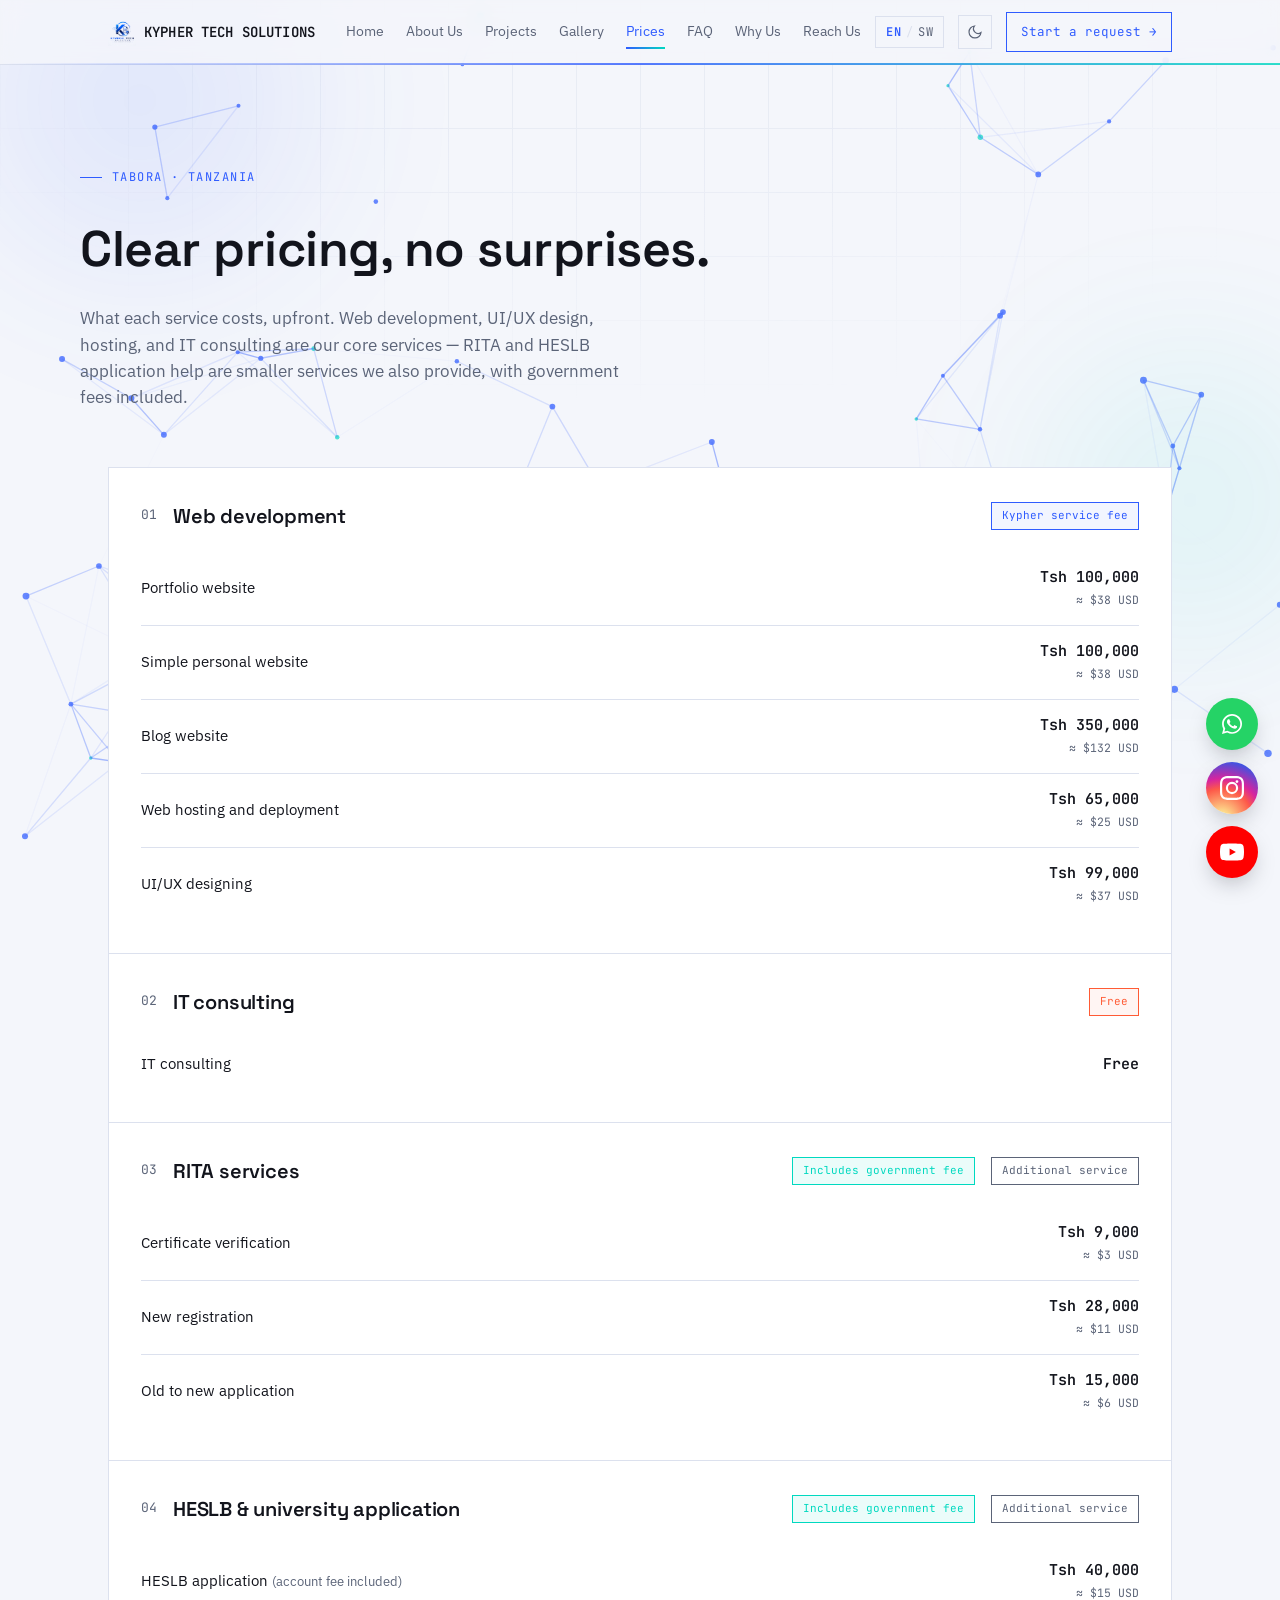
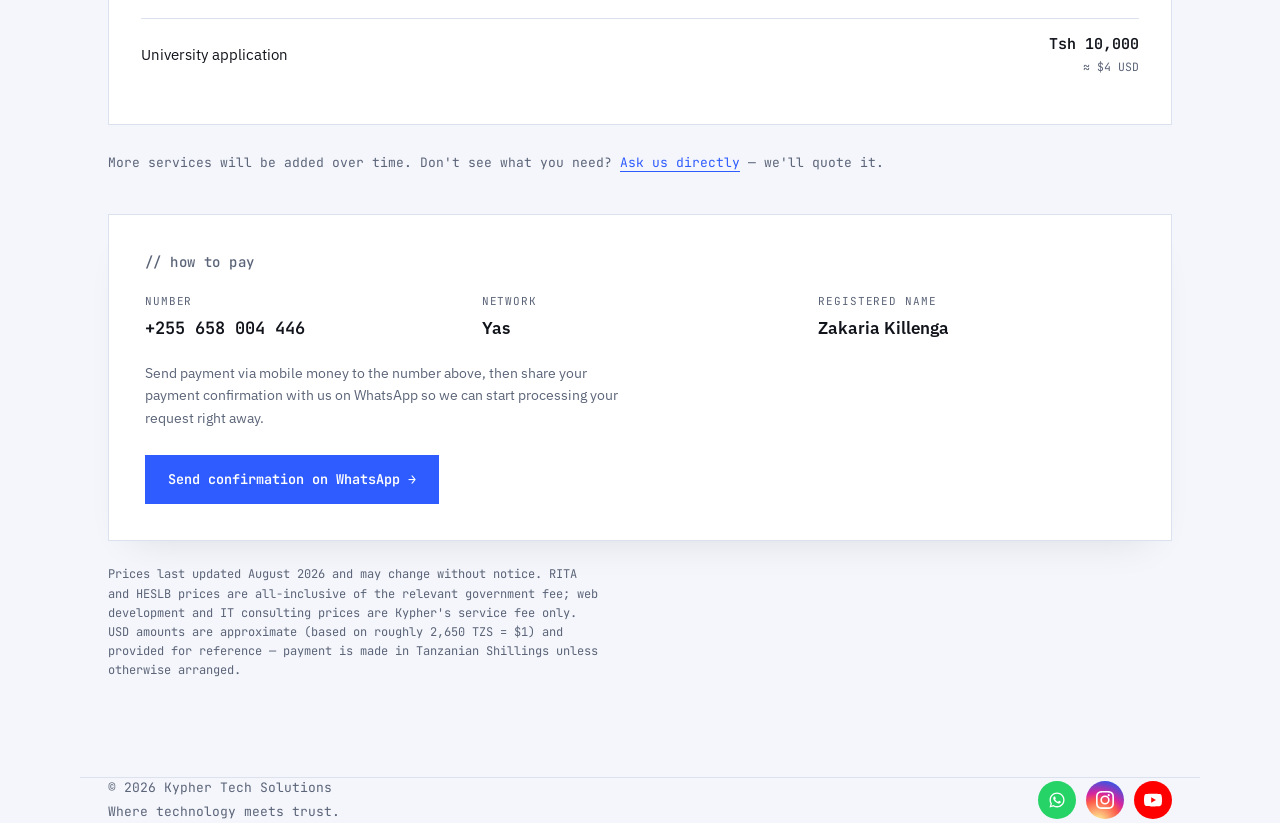
<file: prices.html>
<!DOCTYPE html>
<html lang="en">
<head>
<script>(function(){try{var t=localStorage.getItem("kypher-theme");if(!t){t=(window.matchMedia&&window.matchMedia("(prefers-color-scheme: dark)").matches)?"dark":"light";}document.documentElement.setAttribute("data-theme",t);}catch(e){}})();</script>
<meta charset="UTF-8">
<meta name="viewport" content="width=device-width, initial-scale=1.0">
<title>Prices — Kypher Tech Solutions</title>
<meta name="description" content="Kypher Tech Solutions pricing: web development, UI/UX design, hosting, IT consulting, plus RITA & HESLB application support.">

<!-- Favicon -->
<link rel="icon" type="image/x-icon" href="assets/favicon.ico">
<link rel="icon" type="image/png" sizes="32x32" href="assets/favicon-32.png">
<link rel="icon" type="image/png" sizes="16x16" href="assets/favicon-16.png">
<link rel="apple-touch-icon" sizes="180x180" href="assets/favicon-180.png">

<!-- Open Graph / WhatsApp / Facebook preview -->
<meta property="og:type" content="website">
<meta property="og:site_name" content="Kypher Tech Solutions">
<meta property="og:title" content="Prices — Kypher Tech Solutions">
<meta property="og:description" content="Kypher Tech Solutions pricing: web development, UI/UX design, hosting, IT consulting, plus RITA & HESLB application support.">
<meta property="og:image" content="https://kyphertech.online/assets/og-image.png">
<meta property="og:url" content="https://kyphertech.online/prices.html">
<meta property="og:locale" content="en_US">

<!-- Twitter/X Card -->
<meta name="twitter:card" content="summary_large_image">
<meta name="twitter:title" content="Prices — Kypher Tech Solutions">
<meta name="twitter:description" content="Kypher Tech Solutions pricing: web development, UI/UX design, hosting, IT consulting, plus RITA & HESLB application support.">
<meta name="twitter:image" content="https://kyphertech.online/assets/og-image.png">
<link rel="preconnect" href="https://fonts.googleapis.com">
<link href="https://fonts.googleapis.com/css2?family=Space+Grotesk:wght@400;500;600;700&family=IBM+Plex+Sans:wght@400;500;600&family=JetBrains+Mono:wght@400;500;600&display=swap" rel="stylesheet">
<link rel="stylesheet" href="style.css">
</head>
<body>
<canvas id="bg-particles"></canvas>
<div class="ambient-light light-1"></div>
<div class="ambient-light light-2"></div>
<div class="ambient-light light-3"></div>

<header>
  <nav class="wrap">
    <a href="index.html" class="logo"><img src="assets/logo.png" alt="Kypher Tech Solutions" class="logo-img"><span>KYPHER TECH SOLUTIONS</span></a>
    <div class="navlinks" id="navlinks">
      <a href="index.html" data-i18n="nav_home">Home</a>
      <a href="index.html#about" data-i18n="nav_about">About Us</a>
      <a href="index.html#projects" data-i18n="nav_projects">Projects</a>
      <a href="gallery.html" data-i18n="nav_gallery">Gallery</a>
      <a href="prices.html" class="active" data-i18n="nav_prices">Prices</a>
      <a href="faq.html" data-i18n="nav_faq">FAQ</a>
      <a href="index.html#why" data-i18n="nav_why">Why Us</a>
      <a href="index.html#reach" data-i18n="nav_reach">Reach Us</a>
    </div>
    <button class="lang-toggle mono" id="langToggle" aria-label="Switch language" data-lang="en">
      <span class="lang-opt lang-en">EN</span><span class="lang-sep">/</span><span class="lang-opt lang-sw">SW</span>
    </button>
    <button class="theme-toggle" id="themeToggle" aria-label="Switch theme">
      <svg class="icon-moon" viewBox="0 0 24 24"><path d="M21 12.79A9 9 0 1 1 11.21 3 7 7 0 0 0 21 12.79z"/></svg>
      <svg class="icon-sun" viewBox="0 0 24 24"><circle cx="12" cy="12" r="4"/><path d="M12 2v2M12 20v2M4.93 4.93l1.41 1.41M17.66 17.66l1.41 1.41M2 12h2M20 12h2M6.34 17.66l-1.41 1.41M19.07 4.93l-1.41 1.41"/></svg>
    </button>
    <a href="index.html#reach" class="navcta" data-i18n="nav_cta">Start a request →</a>
    <button class="menu-btn" id="menuBtn" aria-label="Toggle menu" aria-expanded="false">☰</button>
  </nav>
<div class="nav-glow-line"></div>
</header>

<main>
  <section class="gallery-hero wrap" style="border-top:none;">
    <div class="eyebrow" data-i18n="hero_eyebrow">Tabora · Tanzania</div>
    <h1 data-i18n="prices_h1">Clear pricing, no surprises.</h1>
    <p data-i18n="prices_p">What each service costs, upfront. RITA and HESLB prices include the government fee — what you see is what you pay, start to finish.</p>
  </section>

  <section id="prices" style="border-top:none;padding-top:0;">
    <div class="wrap">

      <div class="price-groups">

        <div class="price-group reveal">
          <div class="price-group-head">
            <span class="price-group-num mono">01</span>
            <h2 data-i18n="pg3_title">Web development</h2>
            <span class="price-badge mono price-badge-alt" data-i18n="badge_fee">Kypher service fee</span>
          </div>
          <div class="price-list">
            <div class="price-row">
              <span class="price-name" data-i18n="svc_portfolio">Portfolio website</span>
              <span class="price-amount mono">Tsh 100,000<br><small class="price-usd">≈ $38 USD</small></span>
            </div>
            <div class="price-row">
              <span class="price-name" data-i18n="svc_personal">Simple personal website</span>
              <span class="price-amount mono">Tsh 100,000<br><small class="price-usd">≈ $38 USD</small></span>
            </div>
            <div class="price-row">
              <span class="price-name" data-i18n="svc_blog">Blog website</span>
              <span class="price-amount mono">Tsh 350,000<br><small class="price-usd">≈ $132 USD</small></span>
            </div>
            <div class="price-row">
              <span class="price-name" data-i18n="svc_hosting">Web hosting and deployment</span>
              <span class="price-amount mono">Tsh 65,000<br><small class="price-usd">≈ $25 USD</small></span>
            </div>
            <div class="price-row">
              <span class="price-name" data-i18n="svc_uiux">UI/UX designing</span>
              <span class="price-amount mono">Tsh 99,000<br><small class="price-usd">≈ $37 USD</small></span>
            </div>
          </div>
        </div>

        <div class="price-group reveal">
          <div class="price-group-head">
            <span class="price-group-num mono">02</span>
            <h2 data-i18n="pg4_title">IT consulting</h2>
            <span class="price-badge price-badge-free mono" data-i18n="badge_free">Free</span>
          </div>
          <div class="price-list">
            <div class="price-row">
              <span class="price-name" data-i18n="svc_itconsulting">IT consulting</span>
              <span class="price-amount mono" data-i18n="val_free">Free</span>
            </div>
          </div>
        </div>

        <div class="price-group reveal">
          <div class="price-group-head">
            <span class="price-group-num mono">03</span>
            <h2 data-i18n="pg1_title">RITA services</h2>
            <span class="price-badge mono" data-i18n="badge_incl">Includes government fee</span>
            <span class="price-badge mono price-badge-additional" data-i18n="badge_additional">Additional service</span>
          </div>
          <div class="price-list">
            <div class="price-row">
              <span class="price-name" data-i18n="svc_cert_verify">Certificate verification</span>
              <span class="price-amount mono">Tsh 9,000<br><small class="price-usd">≈ $3 USD</small></span>
            </div>
            <div class="price-row">
              <span class="price-name" data-i18n="svc_new_reg">New registration</span>
              <span class="price-amount mono">Tsh 28,000<br><small class="price-usd">≈ $11 USD</small></span>
            </div>
            <div class="price-row">
              <span class="price-name" data-i18n="svc_old_to_new">Old to new application</span>
              <span class="price-amount mono">Tsh 15,000<br><small class="price-usd">≈ $6 USD</small></span>
            </div>
          </div>
        </div>

        <div class="price-group reveal">
          <div class="price-group-head">
            <span class="price-group-num mono">04</span>
            <h2 data-i18n="pg2_title">HESLB & university application</h2>
            <span class="price-badge mono" data-i18n="badge_incl">Includes government fee</span>
            <span class="price-badge mono price-badge-additional" data-i18n="badge_additional">Additional service</span>
          </div>
          <div class="price-list">
            <div class="price-row">
              <span class="price-name" data-i18n="svc_heslb">HESLB application <small>(account fee included)</small></span>
              <span class="price-amount mono">Tsh 40,000<br><small class="price-usd">≈ $15 USD</small></span>
            </div>
            <div class="price-row">
              <span class="price-name" data-i18n="svc_university">University application</span>
              <span class="price-amount mono">Tsh 10,000<br><small class="price-usd">≈ $4 USD</small></span>
            </div>
          </div>
        </div>

      </div>

      <p class="price-note mono" data-i18n="price_note">More services will be added over time. Don't see what you need? <a href="index.html#reach">Ask us directly</a> — we'll quote it.</p>

      <div class="payment-panel reveal">
        <h3 class="mono" data-i18n="payment_h3">// how to pay</h3>
        <div class="payment-grid">
          <div class="payment-item">
            <span class="label" data-i18n="pay_number">Number</span>
            <span class="val mono">+255 658 004 446</span>
          </div>
          <div class="payment-item">
            <span class="label" data-i18n="pay_network">Network</span>
            <span class="val">Yas</span>
          </div>
          <div class="payment-item">
            <span class="label" data-i18n="pay_name">Registered name</span>
            <span class="val">Zakaria Killenga</span>
          </div>
        </div>
        <p class="payment-instructions" data-i18n="payment_instructions">Send payment via mobile money to the number above, then share your payment confirmation with us on WhatsApp so we can start processing your request right away.</p>
        <a href="https://wa.me/255658004446" target="_blank" rel="noopener" class="btn btn-primary" style="margin-top:6px;" data-i18n="payment_btn">Send confirmation on WhatsApp →</a>
      </div>

      <p class="price-disclaimer mono" data-i18n="price_disclaimer">Prices last updated August 2026 and may change without notice. RITA and HESLB prices are all-inclusive of the relevant government fee; web development and IT consulting prices are Kypher's service fee only.</p>

    </div>
  </section>
</main>

<footer class="wrap">
  <div class="footer-left">
    <span>© 2026 Kypher Tech Solutions</span>
    <span data-i18n="footer_tagline">Where technology meets trust.</span>
  </div>
  <div class="footer-social">
    <a class="social-btn whatsapp" href="https://wa.me/255658004446" target="_blank" rel="noopener" aria-label="Chat on WhatsApp">
      <svg viewBox="0 0 24 24"><path d="M12.04 2c-5.52 0-10 4.48-10 10 0 1.77.46 3.45 1.27 4.9L2 22l5.25-1.38a9.95 9.95 0 0 0 4.79 1.22h.01c5.52 0 10-4.48 10-10s-4.48-9.84-10.01-9.84zm0 18.13a8.2 8.2 0 0 1-4.19-1.15l-.3-.18-3.11.82.83-3.04-.2-.31a8.19 8.19 0 0 1-1.26-4.37c0-4.54 3.7-8.24 8.25-8.24 4.54 0 8.23 3.7 8.23 8.24 0 4.55-3.69 8.23-8.25 8.23zm4.52-6.16c-.25-.12-1.47-.72-1.7-.81-.23-.08-.39-.12-.56.13-.17.24-.64.8-.78.97-.14.17-.29.19-.53.06-.25-.12-1.05-.39-2-1.23-.74-.66-1.24-1.47-1.39-1.72-.14-.25-.02-.38.11-.5.11-.11.25-.29.37-.43.12-.15.16-.25.25-.42.08-.16.04-.31-.02-.43-.06-.12-.56-1.35-.77-1.85-.2-.48-.41-.42-.56-.43h-.48c-.16 0-.43.06-.66.31s-.87.85-.87 2.08.89 2.41 1.02 2.58c.12.16 1.75 2.68 4.25 3.75.59.26 1.05.41 1.41.53.6.19 1.14.16 1.57.1.48-.07 1.47-.6 1.68-1.18.21-.58.21-1.07.14-1.18-.06-.1-.23-.16-.48-.28z"/></svg>
    </a>
    <a class="social-btn instagram" href="https://www.instagram.com/kypher.tch?igsi=Z3k5cGc0enJxcHho" target="_blank" rel="noopener" aria-label="Kypher Tech on Instagram">
      <svg viewBox="0 0 24 24"><path d="M12 2.16c3.2 0 3.58.01 4.85.07 1.17.05 1.8.25 2.23.41.55.22.95.47 1.37.89.42.42.67.82.89 1.37.16.42.36 1.05.41 2.23.06 1.27.07 1.65.07 4.85s-.01 3.58-.07 4.85c-.05 1.17-.25 1.8-.41 2.23-.22.55-.47.95-.89 1.37-.42.42-.82.67-1.37.89-.42.16-1.05.36-2.23.41-1.27.06-1.65.07-4.85.07s-3.58-.01-4.85-.07c-1.17-.05-1.8-.25-2.23-.41-.55-.22-.95-.47-1.37-.89-.42-.42-.67-.82-.89-1.37-.16-.42-.36-1.05-.41-2.23-.06-1.27-.07-1.65-.07-4.85s.01-3.58.07-4.85c.05-1.17.25-1.8.41-2.23.22-.55.47-.95.89-1.37.42-.42.82-.67 1.37-.89.42-.16 1.05-.36 2.23-.41 1.27-.06 1.65-.07 4.85-.07M12 0C8.74 0 8.33.01 7.05.07 5.78.13 4.9.33 4.14.63c-.79.31-1.46.72-2.13 1.38C1.35 2.68.94 3.35.63 4.14.33 4.9.14 5.78.07 7.05.01 8.33 0 8.74 0 12s.01 3.67.07 4.95c.06 1.27.26 2.15.56 2.91.31.79.72 1.46 1.38 2.13.66.66 1.34 1.07 2.13 1.38.76.3 1.64.5 2.91.56 1.28.06 1.69.07 4.95.07s3.67-.01 4.95-.07c1.27-.06 2.15-.26 2.91-.56.79-.31 1.46-.72 2.13-1.38.66-.66 1.07-1.34 1.38-2.13.3-.76.5-1.64.56-2.91.06-1.28.07-1.69.07-4.95s-.01-3.67-.07-4.95c-.06-1.27-.26-2.15-.56-2.91-.31-.79-.72-1.46-1.38-2.13C21.32 1.35 20.65.94 19.86.63c-.76-.3-1.64-.5-2.91-.56C15.67.01 15.26 0 12 0zm0 5.84a6.16 6.16 0 1 0 0 12.32 6.16 6.16 0 0 0 0-12.32zm0 10.16a4 4 0 1 1 0-8 4 4 0 0 1 0 8zm6.41-10.4a1.44 1.44 0 1 1-2.88 0 1.44 1.44 0 0 1 2.88 0z"/></svg>
    </a>
    <a class="social-btn youtube" href="https://www.youtube.com/@Kypher_tech_solutions" target="_blank" rel="noopener" aria-label="Kypher Tech on YouTube">
      <svg viewBox="0 0 24 24"><path d="M23.5 6.19a3.02 3.02 0 0 0-2.12-2.14C19.51 3.5 12 3.5 12 3.5s-7.51 0-9.38.55A3.02 3.02 0 0 0 .5 6.19 31.6 31.6 0 0 0 0 12a31.6 31.6 0 0 0 .5 5.81 3.02 3.02 0 0 0 2.12 2.14c1.87.55 9.38.55 9.38.55s7.51 0 9.38-.55a3.02 3.02 0 0 0 2.12-2.14A31.6 31.6 0 0 0 24 12a31.6 31.6 0 0 0-.5-5.81zM9.6 15.6V8.4l6.27 3.6-6.27 3.6z"/></svg>
    </a>
  </div>
</footer>

<div class="social-float">
  <a class="social-btn whatsapp" href="https://wa.me/255658004446" target="_blank" rel="noopener" aria-label="Chat on WhatsApp">
    <svg viewBox="0 0 24 24"><path d="M12.04 2c-5.52 0-10 4.48-10 10 0 1.77.46 3.45 1.27 4.9L2 22l5.25-1.38a9.95 9.95 0 0 0 4.79 1.22h.01c5.52 0 10-4.48 10-10s-4.48-9.84-10.01-9.84zm0 18.13a8.2 8.2 0 0 1-4.19-1.15l-.3-.18-3.11.82.83-3.04-.2-.31a8.19 8.19 0 0 1-1.26-4.37c0-4.54 3.7-8.24 8.25-8.24 4.54 0 8.23 3.7 8.23 8.24 0 4.55-3.69 8.23-8.25 8.23zm4.52-6.16c-.25-.12-1.47-.72-1.7-.81-.23-.08-.39-.12-.56.13-.17.24-.64.8-.78.97-.14.17-.29.19-.53.06-.25-.12-1.05-.39-2-1.23-.74-.66-1.24-1.47-1.39-1.72-.14-.25-.02-.38.11-.5.11-.11.25-.29.37-.43.12-.15.16-.25.25-.42.08-.16.04-.31-.02-.43-.06-.12-.56-1.35-.77-1.85-.2-.48-.41-.42-.56-.43h-.48c-.16 0-.43.06-.66.31s-.87.85-.87 2.08.89 2.41 1.02 2.58c.12.16 1.75 2.68 4.25 3.75.59.26 1.05.41 1.41.53.6.19 1.14.16 1.57.1.48-.07 1.47-.6 1.68-1.18.21-.58.21-1.07.14-1.18-.06-.1-.23-.16-.48-.28z"/></svg>
  </a>
  <a class="social-btn instagram" href="https://www.instagram.com/kypher.tch?igsi=Z3k5cGc0enJxcHho" target="_blank" rel="noopener" aria-label="Kypher Tech on Instagram">
    <svg viewBox="0 0 24 24"><path d="M12 2.16c3.2 0 3.58.01 4.85.07 1.17.05 1.8.25 2.23.41.55.22.95.47 1.37.89.42.42.67.82.89 1.37.16.42.36 1.05.41 2.23.06 1.27.07 1.65.07 4.85s-.01 3.58-.07 4.85c-.05 1.17-.25 1.8-.41 2.23-.22.55-.47.95-.89 1.37-.42.42-.82.67-1.37.89-.42.16-1.05.36-2.23.41-1.27.06-1.65.07-4.85.07s-3.58-.01-4.85-.07c-1.17-.05-1.8-.25-2.23-.41-.55-.22-.95-.47-1.37-.89-.42-.42-.67-.82-.89-1.37-.16-.42-.36-1.05-.41-2.23-.06-1.27-.07-1.65-.07-4.85s.01-3.58.07-4.85c.05-1.17.25-1.8.41-2.23.22-.55.47-.95.89-1.37.42-.42.82-.67 1.37-.89.42-.16 1.05-.36 2.23-.41 1.27-.06 1.65-.07 4.85-.07M12 0C8.74 0 8.33.01 7.05.07 5.78.13 4.9.33 4.14.63c-.79.31-1.46.72-2.13 1.38C1.35 2.68.94 3.35.63 4.14.33 4.9.14 5.78.07 7.05.01 8.33 0 8.74 0 12s.01 3.67.07 4.95c.06 1.27.26 2.15.56 2.91.31.79.72 1.46 1.38 2.13.66.66 1.34 1.07 2.13 1.38.76.3 1.64.5 2.91.56 1.28.06 1.69.07 4.95.07s3.67-.01 4.95-.07c1.27-.06 2.15-.26 2.91-.56.79-.31 1.46-.72 2.13-1.38.66-.66 1.07-1.34 1.38-2.13.3-.76.5-1.64.56-2.91.06-1.28.07-1.69.07-4.95s-.01-3.67-.07-4.95c-.06-1.27-.26-2.15-.56-2.91-.31-.79-.72-1.46-1.38-2.13C21.32 1.35 20.65.94 19.86.63c-.76-.3-1.64-.5-2.91-.56C15.67.01 15.26 0 12 0zm0 5.84a6.16 6.16 0 1 0 0 12.32 6.16 6.16 0 0 0 0-12.32zm0 10.16a4 4 0 1 1 0-8 4 4 0 0 1 0 8zm6.41-10.4a1.44 1.44 0 1 1-2.88 0 1.44 1.44 0 0 1 2.88 0z"/></svg>
  </a>
  <a class="social-btn youtube" href="https://www.youtube.com/@Kypher_tech_solutions" target="_blank" rel="noopener" aria-label="Kypher Tech on YouTube">
    <svg viewBox="0 0 24 24"><path d="M23.5 6.19a3.02 3.02 0 0 0-2.12-2.14C19.51 3.5 12 3.5 12 3.5s-7.51 0-9.38.55A3.02 3.02 0 0 0 .5 6.19 31.6 31.6 0 0 0 0 12a31.6 31.6 0 0 0 .5 5.81 3.02 3.02 0 0 0 2.12 2.14c1.87.55 9.38.55 9.38.55s7.51 0 9.38-.55a3.02 3.02 0 0 0 2.12-2.14A31.6 31.6 0 0 0 24 12a31.6 31.6 0 0 0-.5-5.81zM9.6 15.6V8.4l6.27 3.6-6.27 3.6z"/></svg>
  </a>
</div>

<script src="theme.js"></script>
<script src="particles.js"></script>
<script src="i18n.js"></script>
<script src="script.js"></script>
</body>
</html>
</file>
<file: style.css>
:root{
  --void:#F4F6FB;
  --panel:#FFFFFF;
  --panel-2:#EDF0F8;
  --line:#DCE1EE;
  --text:#12141C;
  --dim:#5B6478;
  --cyan:#2F5CFF;
  --cyan-2:#00D9C0;
  --amber:#FF5B35;
  --radius:2px;

  --whatsapp:#25D366;
  --instagram:#E1306C;
  --youtube:#FF0000;

  --watermark-filter: grayscale(1) brightness(0.6);
  --grid-opacity: 0.5;
  --shadow-soft: rgba(18,20,28,0.12);
  --shadow-med: rgba(18,20,28,0.18);
  --header-bg: rgba(244,246,251,0.82);
}

[data-theme="dark"]{
  --void:#0A0E15;
  --panel:#12171F;
  --panel-2:#171D27;
  --line:#252D3A;
  --text:#EAEEF5;
  --dim:#8A93A6;
  --cyan:#5B85FF;
  --cyan-2:#2EE8D2;
  --amber:#FF7A54;

  --watermark-filter: grayscale(1) brightness(2.2) invert(1);
  --grid-opacity: 0.35;
  --shadow-soft: rgba(0,0,0,0.35);
  --shadow-med: rgba(0,0,0,0.45);
  --header-bg: rgba(10,14,21,0.82);
}
*{margin:0;padding:0;box-sizing:border-box;}
html{scroll-behavior:smooth;}
body{
  background:var(--void);
  color:var(--text);
  font-family:'IBM Plex Sans',sans-serif;
  line-height:1.6;
  overflow-x:hidden;
  transition:background-color .35s ease, color .35s ease;
}
::selection{background:var(--cyan);color:#fff;}
a{color:inherit;text-decoration:none;}
.mono{font-family:'JetBrains Mono',monospace;}
h1,h2,h3{font-family:'Space Grotesk',sans-serif;letter-spacing:-0.01em;}

/* background grid texture */
body::before{
  content:"";
  position:fixed;inset:0;
  background-image:
    linear-gradient(var(--line) 1px, transparent 1px),
    linear-gradient(90deg, var(--line) 1px, transparent 1px);
  background-size:64px 64px;
  opacity:var(--grid-opacity);
  pointer-events:none;
  z-index:0;
  mask-image:radial-gradient(ellipse 80% 60% at 50% 0%, black 30%, transparent 75%);
}

.wrap{max-width:1120px;margin:0 auto;padding:0 28px;position:relative;z-index:1;}

/* ---------- particle network background ---------- */
#bg-particles{
  position:fixed;inset:0;
  z-index:0;
  pointer-events:none;
  opacity:0.85;
}
@media (max-width:820px){
  #bg-particles{opacity:0.55;}
}

/* ---------- ambient light decoration ---------- */
.ambient-light{
  position:fixed;border-radius:50%;
  pointer-events:none;z-index:0;
  filter:blur(70px);
  opacity:0.35;
}
.ambient-light.light-1{
  width:520px;height:520px;top:-160px;left:-120px;
  background:radial-gradient(circle, rgba(47,92,255,0.35), transparent 70%);
  animation:driftA 22s ease-in-out infinite alternate;
}
.ambient-light.light-2{
  width:460px;height:460px;top:30vh;right:-140px;
  background:radial-gradient(circle, rgba(0,217,192,0.3), transparent 70%);
  animation:driftB 26s ease-in-out infinite alternate;
}
.ambient-light.light-3{
  width:400px;height:400px;bottom:-120px;left:20vw;
  background:radial-gradient(circle, rgba(255,91,53,0.16), transparent 70%);
  animation:driftA 30s ease-in-out infinite alternate-reverse;
}
@keyframes driftA{
  from{transform:translate(0,0);}
  to{transform:translate(60px,40px);}
}
@keyframes driftB{
  from{transform:translate(0,0);}
  to{transform:translate(-50px,60px);}
}
@media (max-width:820px){
  .ambient-light{opacity:0.22;}
}

@media (prefers-reduced-motion: reduce){
  *{animation-duration:0.01ms !important; animation-iteration-count:1 !important; transition-duration:0.01ms !important; scroll-behavior:auto !important;}
}

/* NAV */
header{
  position:fixed;top:0;left:0;right:0;
  z-index:50;
  background:var(--header-bg);
  backdrop-filter:blur(10px);
  border-bottom:1px solid var(--line);
  animation:dropIn .5s ease both;
}
.nav-glow-line{
  position:absolute;left:0;right:0;bottom:-1px;height:2px;
  background:linear-gradient(90deg, transparent, var(--cyan), var(--cyan-2), var(--cyan), transparent);
  background-size:200% 100%;
  animation:glowSlide 6s linear infinite;
  opacity:0.8;
}
@keyframes glowSlide{
  0%{background-position:200% 0;}
  100%{background-position:-200% 0;}
}
@keyframes dropIn{from{transform:translateY(-100%);}to{transform:translateY(0);}}
nav.wrap{
  display:flex;align-items:center;justify-content:space-between;
  height:64px;
  gap:14px;
}
.logo{
  margin-right:auto;
  font-family:'JetBrains Mono',monospace;
  font-weight:600;
  font-size:14px;
  letter-spacing:0.01em;
  display:flex;align-items:center;gap:8px;
  white-space:nowrap;
  flex-shrink:0;
}
.logo .dot{width:7px;height:7px;background:var(--cyan);border-radius:50%;box-shadow:0 0 8px var(--cyan);flex:none;animation:pulseDot 2.4s ease-in-out infinite;}
@keyframes pulseDot{0%,100%{opacity:1;}50%{opacity:0.35;}}
.logo-img{height:28px;width:auto;display:block;}
.navlinks{display:flex;gap:22px;font-size:13.5px;flex-shrink:0;}
.navlinks a{color:var(--dim);transition:color .2s;position:relative;white-space:nowrap;}
.navlinks a:hover, .navlinks a:focus-visible{color:var(--text);}
.navlinks a::after{
  content:"";position:absolute;left:0;bottom:-6px;width:0;height:2px;background:linear-gradient(90deg,var(--cyan),var(--cyan-2));
  transition:width .25s;
}
.navlinks a:hover::after{width:100%;}
.navcta{
  font-family:'JetBrains Mono',monospace;
  font-size:12.5px;
  padding:9px 14px;
  border:1px solid var(--cyan);
  color:var(--cyan);
  transition:all .2s;
  animation:ctaBreathe 3.2s ease-in-out infinite;
  white-space:nowrap;
  flex-shrink:0;
}
@keyframes ctaBreathe{
  0%,100%{box-shadow:0 0 0 rgba(47,92,255,0);}
  50%{box-shadow:0 0 14px rgba(47,92,255,0.28);}
}
.navcta:hover{background:var(--cyan);color:#fff;box-shadow:0 0 20px rgba(47,92,255,0.35);animation:none;}
.menu-btn{display:none;background:none;border:1px solid var(--line);color:var(--text);width:40px;height:40px;font-size:18px;cursor:pointer;flex-shrink:0;}

.lang-toggle{
  font-size:12px;letter-spacing:0.03em;
  padding:7px 10px;border:1px solid var(--line);background:none;color:var(--dim);
  cursor:pointer;display:flex;align-items:center;gap:5px;transition:border-color .2s;
  flex-shrink:0;white-space:nowrap;
}
.lang-toggle:hover{border-color:var(--cyan);}
.lang-toggle .lang-sep{color:var(--line);}
.lang-toggle .lang-opt{transition:color .2s, font-weight .2s;}
.lang-toggle[data-lang="en"] .lang-en{color:var(--cyan);font-weight:600;}
.lang-toggle[data-lang="en"] .lang-sw{color:var(--dim);}
.lang-toggle[data-lang="sw"] .lang-sw{color:var(--cyan);font-weight:600;}
.lang-toggle[data-lang="sw"] .lang-en{color:var(--dim);}

.theme-toggle{
  width:34px;height:34px;border:1px solid var(--line);background:none;
  color:var(--dim);cursor:pointer;display:flex;align-items:center;justify-content:center;
  transition:border-color .2s, color .2s;
  flex:none;
}
.theme-toggle:hover{border-color:var(--cyan);color:var(--cyan);}
.theme-toggle svg{width:16px;height:16px;stroke:currentColor;fill:none;stroke-width:1.8;}
.theme-toggle .icon-sun{display:none;}
.theme-toggle .icon-moon{display:block;}
[data-theme="dark"] .theme-toggle .icon-sun{display:block;}
[data-theme="dark"] .theme-toggle .icon-moon{display:none;}

@media (max-width:820px){
  .navlinks{
    position:fixed;top:64px;left:0;right:0;
    background:var(--void);border-bottom:1px solid var(--line);
    flex-direction:column;gap:0;
    max-height:0;overflow:hidden;
    transition:max-height .3s ease;
  }
  .navlinks.open{max-height:320px;}
  .navlinks a{padding:16px 28px;border-bottom:1px solid var(--line);width:100%;}
  .navlinks a::after{display:none;}
  .navcta{display:none;}
  .menu-btn{display:block;}
  .menu-btn{flex:none;}
}

@media (max-width:480px){
  .logo span{display:none;}
  .lang-toggle{padding:7px 8px;font-size:11px;}
  nav.wrap{gap:8px;}
}

/* HERO */
.hero{
  padding:168px 0 96px;
  display:grid;grid-template-columns:1.05fr 0.95fr;gap:56px;align-items:center;
  position:relative;
  overflow:hidden;
}
.hero-watermark{
  position:absolute;
  top:50%;left:8%;
  width:640px;max-width:70vw;
  transform:translateY(-50%);
  opacity:0.05;
  filter:var(--watermark-filter);
  pointer-events:none;
  z-index:0;
  user-select:none;
  animation:float 8s ease-in-out infinite;
}
@keyframes float{0%,100%{transform:translateY(-50%);}50%{transform:translateY(calc(-50% - 14px));}}
.hero > div, .hero .console{position:relative;z-index:1;}
.hero > div{animation:fadeUp .7s ease both;}
.hero .console{animation:fadeUp .7s ease .15s both;}
@keyframes fadeUp{from{opacity:0;transform:translateY(22px);}to{opacity:1;transform:translateY(0);}}
.eyebrow{
  font-family:'JetBrains Mono',monospace;
  font-size:12px;color:var(--cyan);
  letter-spacing:0.12em;text-transform:uppercase;
  display:flex;align-items:center;gap:10px;margin-bottom:22px;
}
.eyebrow::before{content:"";width:22px;height:1px;background:var(--cyan);}
.eyebrow-brand{font-size:16px;font-weight:600;letter-spacing:0.14em;}
.hero h1{
  font-size:clamp(34px,4.6vw,54px);
  font-weight:600;
  line-height:1.08;
  margin-bottom:22px;
}
.hero h1 em{
  font-style:normal;
  background:linear-gradient(90deg,var(--cyan),var(--cyan-2));
  -webkit-background-clip:text;background-clip:text;color:transparent;
}
.hero p{color:var(--dim);font-size:16.5px;max-width:46ch;margin-bottom:32px;}
.btnrow{display:flex;gap:14px;flex-wrap:wrap;}
.btn{
  font-family:'JetBrains Mono',monospace;font-size:13.5px;
  padding:13px 22px;
  display:inline-flex;align-items:center;gap:8px;
  border:1px solid var(--line);
  transition:all .2s;
  cursor:pointer;
  background:none;
}
.btn-primary{background:var(--cyan);color:#fff;border-color:var(--cyan);font-weight:600;}
.btn-primary:hover{background:#1a45f0;box-shadow:0 8px 24px rgba(47,92,255,0.35);transform:translateY(-2px);}
.btn-ghost{color:var(--text);border-color:var(--line);}
.btn-ghost:hover{border-color:var(--cyan);color:var(--cyan);transform:translateY(-2px);}

/* terminal console — signature element */
.console{
  background:var(--panel);
  border:1px solid var(--line);
  border-radius:var(--radius);
  font-family:'JetBrains Mono',monospace;
  font-size:13px;
  overflow:hidden;
  box-shadow:0 30px 60px -20px rgba(47,92,255,0.18);
}
.console-bar{
  display:flex;align-items:center;gap:8px;
  padding:12px 16px;border-bottom:1px solid var(--line);
  color:var(--dim);font-size:12px;
}
.console-bar .dots{display:flex;gap:6px;margin-right:6px;}
.console-bar .dots span{width:8px;height:8px;border-radius:50%;background:var(--line);}
.console-body{padding:20px 18px;min-height:260px;}
.console-line{display:flex;justify-content:space-between;gap:10px;padding:9px 0;border-bottom:1px dashed var(--line);opacity:0;animation:reveal .4s forwards;}
.console-line:last-child{border-bottom:none;}
.console-line .task{color:var(--text);}
.console-line .ref{color:var(--dim);font-size:11.5px;}
.status{padding:2px 8px;font-size:11px;letter-spacing:0.04em;border:1px solid;white-space:nowrap;}
.status.approved{color:var(--cyan-2);border-color:var(--cyan-2);}
.status.processing{color:var(--amber);border-color:var(--amber);}
@keyframes reveal{to{opacity:1;}}
.console-foot{
  padding:12px 18px;border-top:1px solid var(--line);
  color:var(--dim);font-size:11.5px;display:flex;justify-content:space-between;
}
.console-foot .live{color:var(--cyan-2);}
.live::before{content:"● ";animation:pulseDot 1.6s ease-in-out infinite;}

@media (max-width:900px){
  .hero{grid-template-columns:1fr;padding-top:132px;}
}

/* SECTION shared */
section{padding:96px 0;border-top:1px solid var(--line);position:relative;z-index:1;}
.sec-head{display:flex;align-items:baseline;justify-content:space-between;gap:24px;margin-bottom:52px;flex-wrap:wrap;}
.sec-head h2{font-size:clamp(26px,3vw,36px);font-weight:600;}
.sec-num{font-family:'JetBrains Mono',monospace;color:var(--dim);font-size:13px;}

/* ABOUT */
.about-grid{display:grid;grid-template-columns:1.2fr 0.8fr;gap:64px;}
.about-grid p{color:var(--dim);margin-bottom:16px;max-width:56ch;}
.about-grid p strong{color:var(--text);font-weight:500;}
.spec{
  background:var(--panel);border:1px solid var(--line);
  padding:22px;font-family:'JetBrains Mono',monospace;font-size:13px;height:fit-content;
  box-shadow:0 20px 40px -24px var(--shadow-soft);
}
.spec-row{display:flex;justify-content:space-between;padding:11px 0;border-bottom:1px solid var(--line);gap:16px;}
.spec-row:last-child{border-bottom:none;}
.spec-row .k{color:var(--dim);}
.spec-row .v{color:var(--text);text-align:right;}
@media (max-width:820px){.about-grid{grid-template-columns:1fr;}}

/* PROJECTS / case files */
.cases{display:grid;grid-template-columns:repeat(2,1fr);gap:1px;background:var(--line);border:1px solid var(--line);}
.cases .case:last-child{grid-column:1 / -1;}
.case{background:var(--panel);padding:32px;transition:all .25s;}
.case:hover{background:var(--panel-2);transform:translateY(-3px);box-shadow:0 16px 32px -20px var(--shadow-med), 0 0 0 1px rgba(47,92,255,0.15), 0 0 24px -4px rgba(47,92,255,0.25);}
.case-top{display:flex;justify-content:space-between;align-items:flex-start;margin-bottom:18px;}
.case-ref{font-family:'JetBrains Mono',monospace;color:var(--amber);font-size:12px;}
.case h3{font-size:19px;margin-bottom:10px;font-weight:600;}
.case p{color:var(--dim);font-size:14.5px;max-width:42ch;}
.case-tags{display:flex;gap:8px;margin-top:18px;flex-wrap:wrap;}
.case-tags span{font-family:'JetBrains Mono',monospace;font-size:11px;color:var(--dim);border:1px solid var(--line);padding:4px 9px;}
@media (max-width:820px){.cases{grid-template-columns:1fr;}}

/* WHY US */
.why-grid{display:grid;grid-template-columns:repeat(4,1fr);gap:1px;background:var(--line);border:1px solid var(--line);}
.why{background:var(--panel);padding:30px 26px;transition:all .25s;}
.why:hover{transform:translateY(-3px);box-shadow:0 16px 32px -20px var(--shadow-med), 0 0 0 1px rgba(0,217,192,0.18), 0 0 24px -4px rgba(0,217,192,0.28);}
.why .n{font-family:'JetBrains Mono',monospace;color:var(--cyan);font-size:12px;margin-bottom:16px;}
.why h3{font-size:17px;margin-bottom:10px;font-weight:600;}
.why p{color:var(--dim);font-size:14px;}
@media (max-width:900px){.why-grid{grid-template-columns:1fr 1fr;}}
@media (max-width:560px){.why-grid{grid-template-columns:1fr;}}

/* REACH US */
.reach{display:grid;grid-template-columns:1fr 1fr;gap:1px;background:var(--line);border:1px solid var(--line);}
.reach-panel{background:var(--panel);padding:40px;}
.reach-panel h3{font-size:15px;margin-bottom:24px;color:var(--dim);font-family:'JetBrains Mono',monospace;font-weight:500;letter-spacing:0.03em;}
.contact-row{display:flex;flex-direction:column;gap:22px;}
.contact-item{display:flex;flex-direction:column;gap:4px;}
.contact-item .label{font-family:'JetBrains Mono',monospace;font-size:11px;color:var(--dim);letter-spacing:0.08em;text-transform:uppercase;}
.contact-item .val{font-size:17px;}
.contact-item a{border-bottom:1px solid transparent;transition:border-color .2s, color .2s;}
.contact-item a:hover{color:var(--cyan);border-color:var(--cyan);}
form{display:flex;flex-direction:column;gap:16px;}
.field{display:flex;flex-direction:column;gap:6px;}
.field label{font-family:'JetBrains Mono',monospace;font-size:11px;color:var(--dim);letter-spacing:0.08em;text-transform:uppercase;}
.field input, .field textarea, .field select{
  background:var(--panel-2);border:1px solid var(--line);color:var(--text);
  padding:12px 14px;font-family:'IBM Plex Sans',sans-serif;font-size:14.5px;
  outline:none;transition:border-color .2s, box-shadow .2s;
}
.field input:focus, .field textarea:focus, .field select:focus{border-color:var(--cyan);box-shadow:0 0 0 3px rgba(47,92,255,0.12);}
.field textarea{resize:vertical;min-height:90px;}
form button{margin-top:6px;}
.form-note{font-size:12.5px;color:var(--dim);min-height:16px;}
.form-note.success{color:var(--cyan-2);}
.form-note.error{color:var(--amber);}
@media (max-width:820px){.reach{grid-template-columns:1fr;} .reach-panel{padding:32px 24px;}}

footer{
  border-top:1px solid var(--line);
  padding:36px 0;
  display:flex;justify-content:space-between;align-items:center;flex-wrap:wrap;gap:20px;
  color:var(--dim);font-size:13px;font-family:'JetBrains Mono',monospace;
  position:relative;z-index:1;
}
.footer-left{display:flex;flex-direction:column;gap:4px;}
.footer-social{display:flex;gap:10px;}

/* ---------- SOCIAL BUTTONS (shared: floating + footer) ---------- */
.social-btn{
  display:inline-flex;align-items:center;justify-content:center;
  width:38px;height:38px;border-radius:50%;
  color:#fff;
  transition:transform .2s, box-shadow .2s;
  flex:none;
}
.social-btn svg{width:18px;height:18px;fill:currentColor;}
.social-btn:hover{transform:translateY(-3px) scale(1.06);}
.social-btn.whatsapp{background:var(--whatsapp);}
.social-btn.whatsapp:hover{box-shadow:0 8px 20px rgba(37,211,102,0.4);}
.social-btn.instagram{background:radial-gradient(circle at 30% 110%, #fdf497 0%, #fdf497 5%, #fd5949 45%,#d6249f 60%,#285AEB 90%);}
.social-btn.instagram:hover{box-shadow:0 8px 20px rgba(214,36,159,0.4);}
.social-btn.youtube{background:var(--youtube);}
.social-btn.youtube:hover{box-shadow:0 8px 20px rgba(255,0,0,0.4);}

.social-float{
  position:fixed;right:22px;bottom:22px;z-index:60;
  display:flex;flex-direction:column;gap:12px;
}
.social-float .social-btn{
  width:52px;height:52px;
  box-shadow:0 10px 24px -8px rgba(18,20,28,0.35);
  animation:floatIn .5s ease both;
}
.social-float .social-btn svg{width:24px;height:24px;}
.social-float .social-btn:nth-child(1){animation-delay:.1s;}
.social-float .social-btn:nth-child(2){animation-delay:.22s;}
.social-float .social-btn:nth-child(3){animation-delay:.34s;}
@keyframes floatIn{from{opacity:0;transform:translateX(30px) scale(0.7);}to{opacity:1;transform:translateX(0) scale(1);}}

@media (max-width:560px){
  .social-float{right:16px;bottom:16px;gap:10px;}
  .social-float .social-btn{width:46px;height:46px;}
  .social-float .social-btn svg{width:21px;height:21px;}
}

.reveal{opacity:0;transform:translateY(16px);transition:opacity .6s ease, transform .6s ease;}
.reveal.in{opacity:1;transform:translateY(0);}

:focus-visible{outline:2px solid var(--cyan);outline-offset:2px;}

/* ---------- GALLERY PAGE ---------- */
.navlinks a.active{color:var(--cyan);}
.navlinks a.active::after{width:100%;}

.gallery-hero{padding:168px 0 56px;}
.gallery-hero h1{font-size:clamp(32px,4.4vw,50px);font-weight:600;margin-bottom:16px;}
.gallery-hero p{color:var(--dim);font-size:16.5px;max-width:56ch;}

.filter-row{display:flex;gap:10px;flex-wrap:wrap;margin-bottom:40px;}
.filter-btn{
  font-family:'JetBrains Mono',monospace;font-size:12.5px;
  padding:9px 16px;background:none;border:1px solid var(--line);color:var(--dim);
  cursor:pointer;transition:all .2s;
}
.filter-btn:hover{color:var(--text);border-color:var(--cyan);}
.filter-btn.active{color:#fff;border-color:var(--cyan);background:var(--cyan);}

.gallery-grid{
  display:grid;grid-template-columns:repeat(3,1fr);gap:1px;
  background:var(--line);border:1px solid var(--line);
  margin-bottom:24px;
}
.gallery-item{
  position:relative;background:var(--panel);aspect-ratio:4/3;overflow:hidden;
  cursor:pointer;
}
.gallery-item img{width:100%;height:100%;object-fit:cover;display:block;transition:transform .3s;}
.gallery-item:hover img{transform:scale(1.04);}
.gallery-item{transition:box-shadow .25s;}
.gallery-item:hover{box-shadow:inset 0 0 0 2px rgba(47,92,255,0.3), 0 0 24px -6px rgba(47,92,255,0.3);}
.gallery-item figcaption{
  position:absolute;left:0;right:0;bottom:0;
  padding:10px 14px;font-size:12.5px;color:#fff;
  background:linear-gradient(to top, rgba(18,20,28,0.85), transparent);
}
.gallery-placeholder{
  display:none;flex-direction:column;align-items:center;justify-content:center;gap:8px;
  height:100%;padding:20px;text-align:center;
  border:1px dashed var(--line);
}
.gallery-placeholder span{font-size:11.5px;color:var(--amber);word-break:break-all;}
.gallery-placeholder small{color:var(--dim);font-size:11.5px;}
.gallery-item.gallery-empty img{display:none;}
.gallery-item.gallery-empty .gallery-placeholder{display:flex;}
.gallery-item.gallery-empty{cursor:default;}
.gallery-item.gallery-empty figcaption{display:none;}
.gallery-item[hidden]{display:none;}

.gallery-note{color:var(--dim);font-size:12.5px;}

/* ---------- FAQ PAGE ---------- */
.faq-list{display:flex;flex-direction:column;gap:1px;background:var(--line);border:1px solid var(--line);margin-bottom:28px;}
.faq-item{background:var(--panel);transition:background .2s;}
.faq-item[open]{background:var(--panel-2);}
.faq-item summary{
  list-style:none;cursor:pointer;
  padding:22px 28px;
  display:flex;align-items:center;justify-content:space-between;gap:20px;
  font-family:'Space Grotesk',sans-serif;font-weight:600;font-size:16px;
}
.faq-item summary::-webkit-details-marker{display:none;}
.faq-item summary:hover{color:var(--cyan);}
.faq-icon{
  font-family:'JetBrains Mono',monospace;font-size:20px;font-weight:400;color:var(--cyan);
  flex:none;transition:transform .25s;line-height:1;
}
.faq-item[open] .faq-icon{transform:rotate(45deg);}
.faq-item p{
  padding:0 28px 24px;margin:0;color:var(--dim);font-size:14.5px;max-width:70ch;
}
.faq-note{color:var(--dim);font-size:13px;}
.faq-note a{color:var(--cyan);border-bottom:1px solid var(--cyan);}
.gallery-note .mono{color:var(--text);}

@media (max-width:820px){
  .gallery-grid{grid-template-columns:repeat(2,1fr);}
}
@media (max-width:560px){
  .gallery-grid{grid-template-columns:1fr;}
}

.lightbox{
  position:fixed;inset:0;background:rgba(12,14,20,0.92);
  display:none;align-items:center;justify-content:center;
  z-index:100;padding:40px;
}
.lightbox.open{display:flex;}
.lightbox img{max-width:min(1000px,90vw);max-height:85vh;object-fit:contain;border:1px solid var(--line);}
.lightbox-close{
  position:absolute;top:24px;right:28px;
  background:none;border:1px solid rgba(255,255,255,0.3);color:#fff;
  width:40px;height:40px;font-size:18px;cursor:pointer;
}
.lightbox-close:hover{border-color:var(--cyan-2);color:var(--cyan-2);}

/* ---------- PRICES PAGE ---------- */
.price-groups{display:flex;flex-direction:column;gap:1px;background:var(--line);border:1px solid var(--line);margin-bottom:28px;}
.price-group{background:var(--panel);padding:32px;transition:box-shadow .25s;}
.price-group:hover{box-shadow:inset 0 0 0 1px rgba(0,217,192,0.25), 0 0 24px -8px rgba(0,217,192,0.3);}
.price-group-head{display:flex;align-items:center;gap:16px;margin-bottom:20px;flex-wrap:wrap;}
.price-group-num{color:var(--dim);font-size:13px;}
.price-group-head h2{font-size:20px;font-weight:600;margin-right:auto;}
.price-badge{
  font-size:11px;padding:4px 10px;border:1px solid var(--cyan-2);color:var(--cyan-2);
  background:rgba(0,217,192,0.08);white-space:nowrap;
}
.price-badge-alt{border-color:var(--cyan);color:var(--cyan);background:rgba(47,92,255,0.06);}
.price-badge-free{border-color:var(--amber);color:var(--amber);background:rgba(255,91,53,0.06);}
.price-badge-additional{border-color:var(--dim);color:var(--dim);background:none;}

.price-list{display:flex;flex-direction:column;}
.price-row{
  display:flex;justify-content:space-between;align-items:center;gap:16px;
  padding:14px 0;border-bottom:1px solid var(--line);
}
.price-row:last-child{border-bottom:none;}
.price-name{font-size:15px;}
.price-name small{color:var(--dim);font-size:12.5px;}
.price-amount{font-size:15px;font-weight:600;color:var(--text);white-space:nowrap;text-align:right;line-height:1.5;}
.price-usd{font-size:11.5px;font-weight:400;color:var(--dim);}

.price-note{color:var(--dim);font-size:13px;margin-bottom:40px;}
.price-note a{color:var(--cyan);border-bottom:1px solid var(--cyan);}

.payment-panel{
  background:var(--panel);border:1px solid var(--line);padding:36px;
  box-shadow:0 20px 40px -24px var(--shadow-soft);margin-bottom:24px;
}
.payment-panel h3{font-size:14px;color:var(--dim);margin-bottom:20px;font-weight:500;letter-spacing:0.03em;}
.payment-grid{display:grid;grid-template-columns:repeat(3,1fr);gap:20px;margin-bottom:20px;}
.payment-item{display:flex;flex-direction:column;gap:4px;}
.payment-item .label{font-family:'JetBrains Mono',monospace;font-size:11px;color:var(--dim);letter-spacing:0.08em;text-transform:uppercase;}
.payment-item .val{font-size:17px;font-weight:600;}
.payment-instructions{color:var(--dim);font-size:14px;max-width:60ch;margin-bottom:20px;}
@media (max-width:700px){.payment-grid{grid-template-columns:1fr;}}

.price-disclaimer{color:var(--dim);font-size:12px;max-width:70ch;}
</file>
